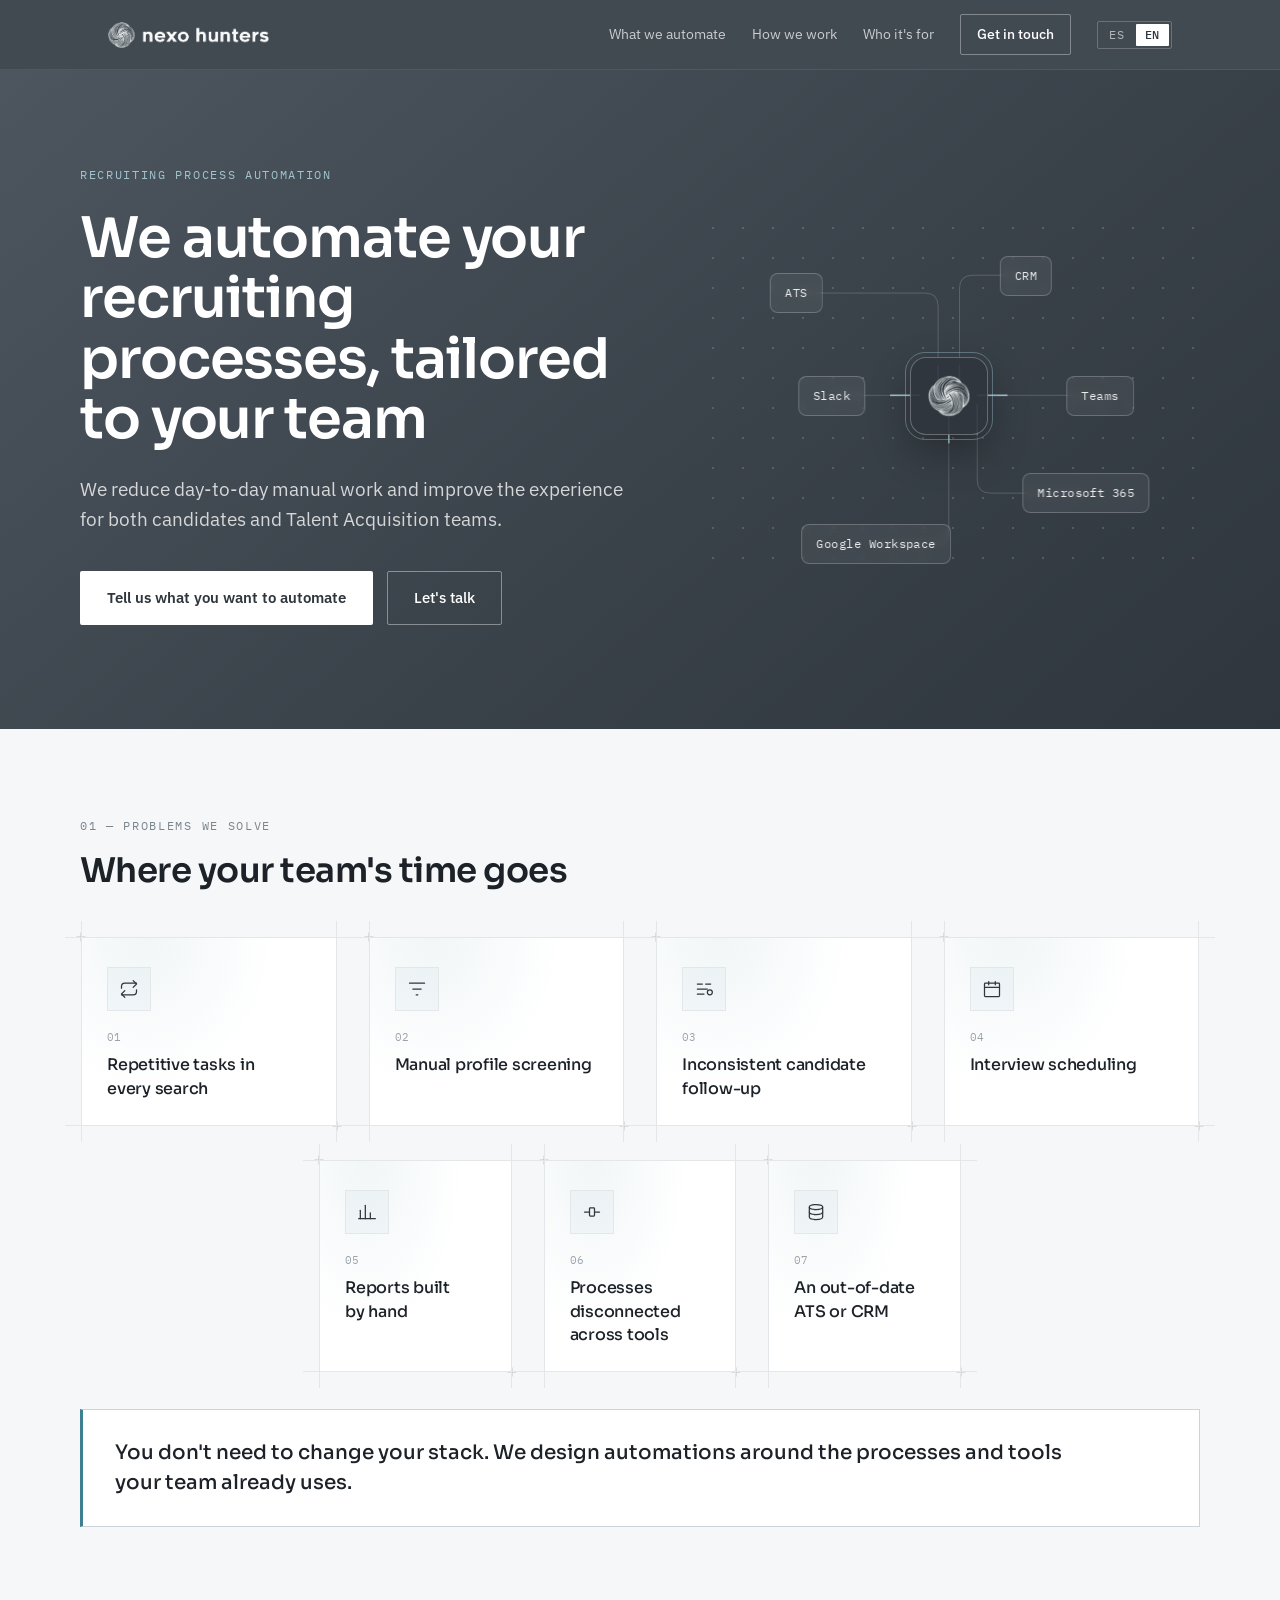
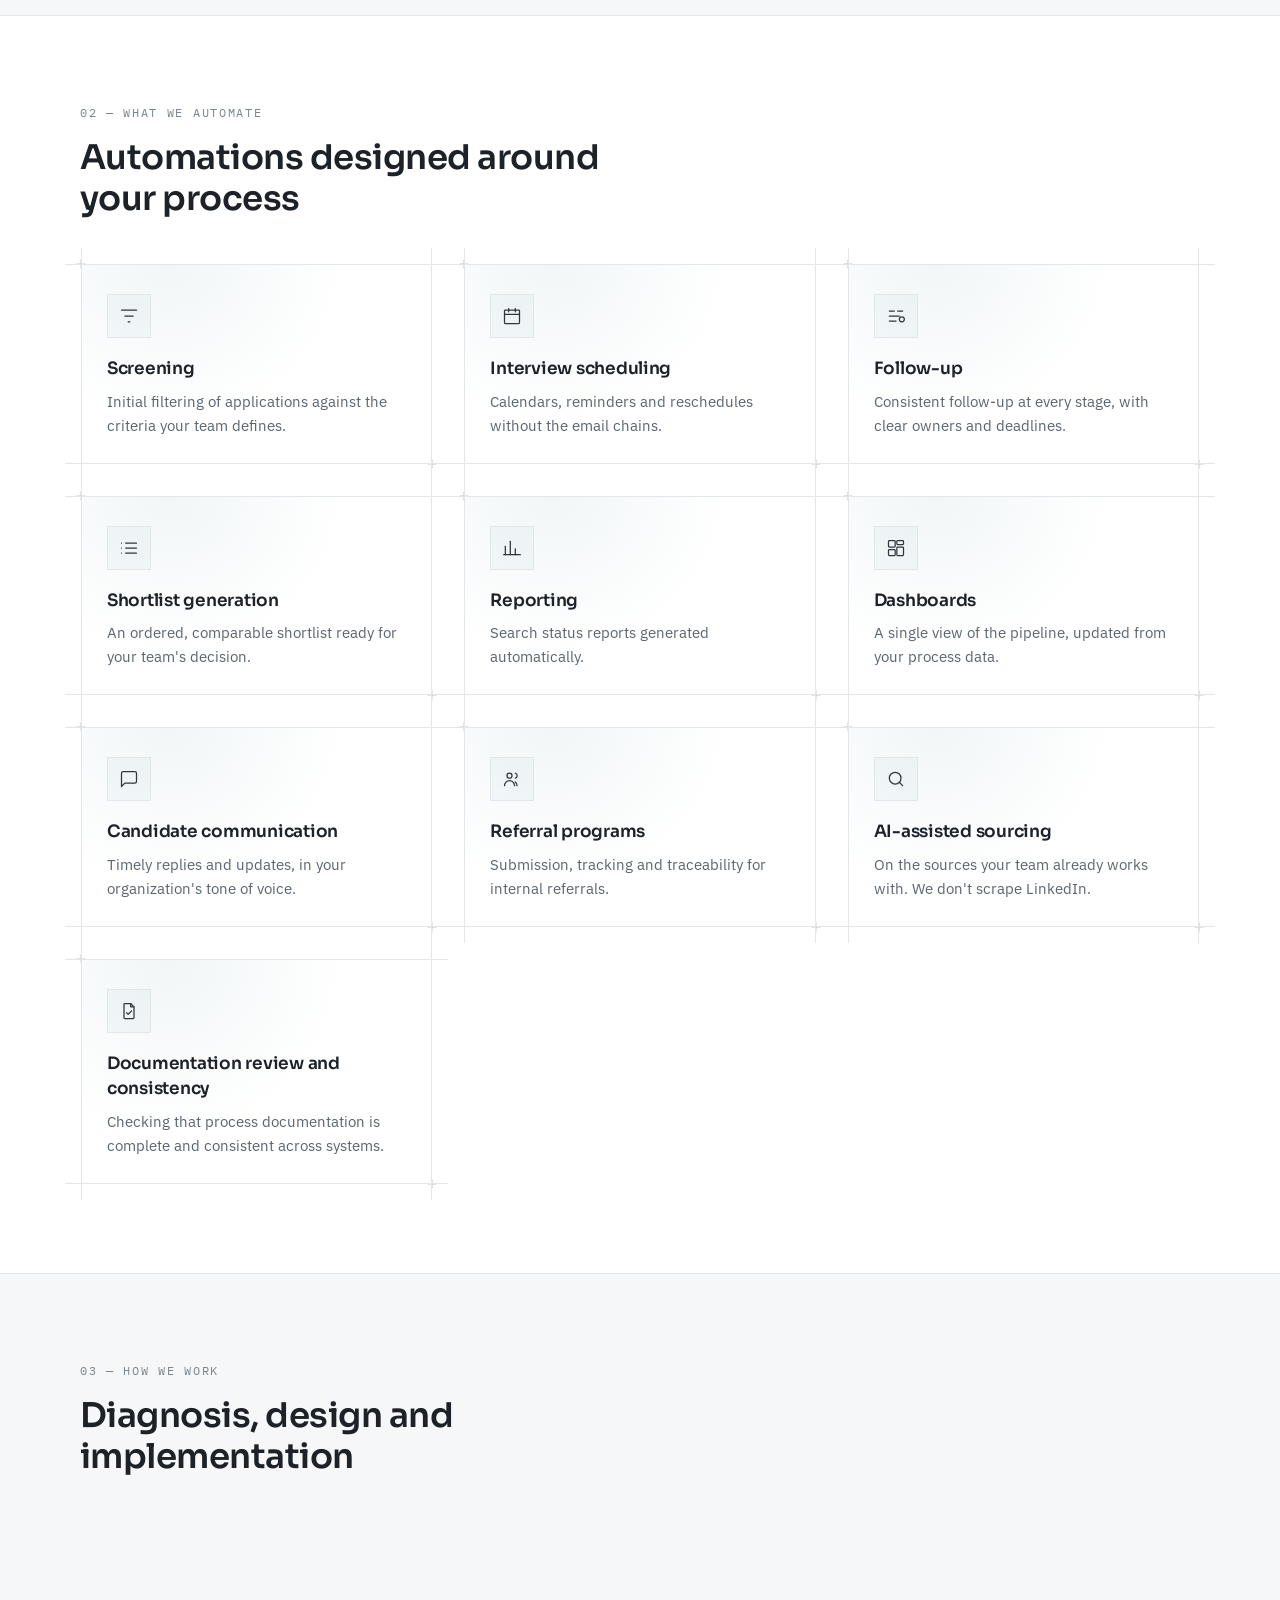
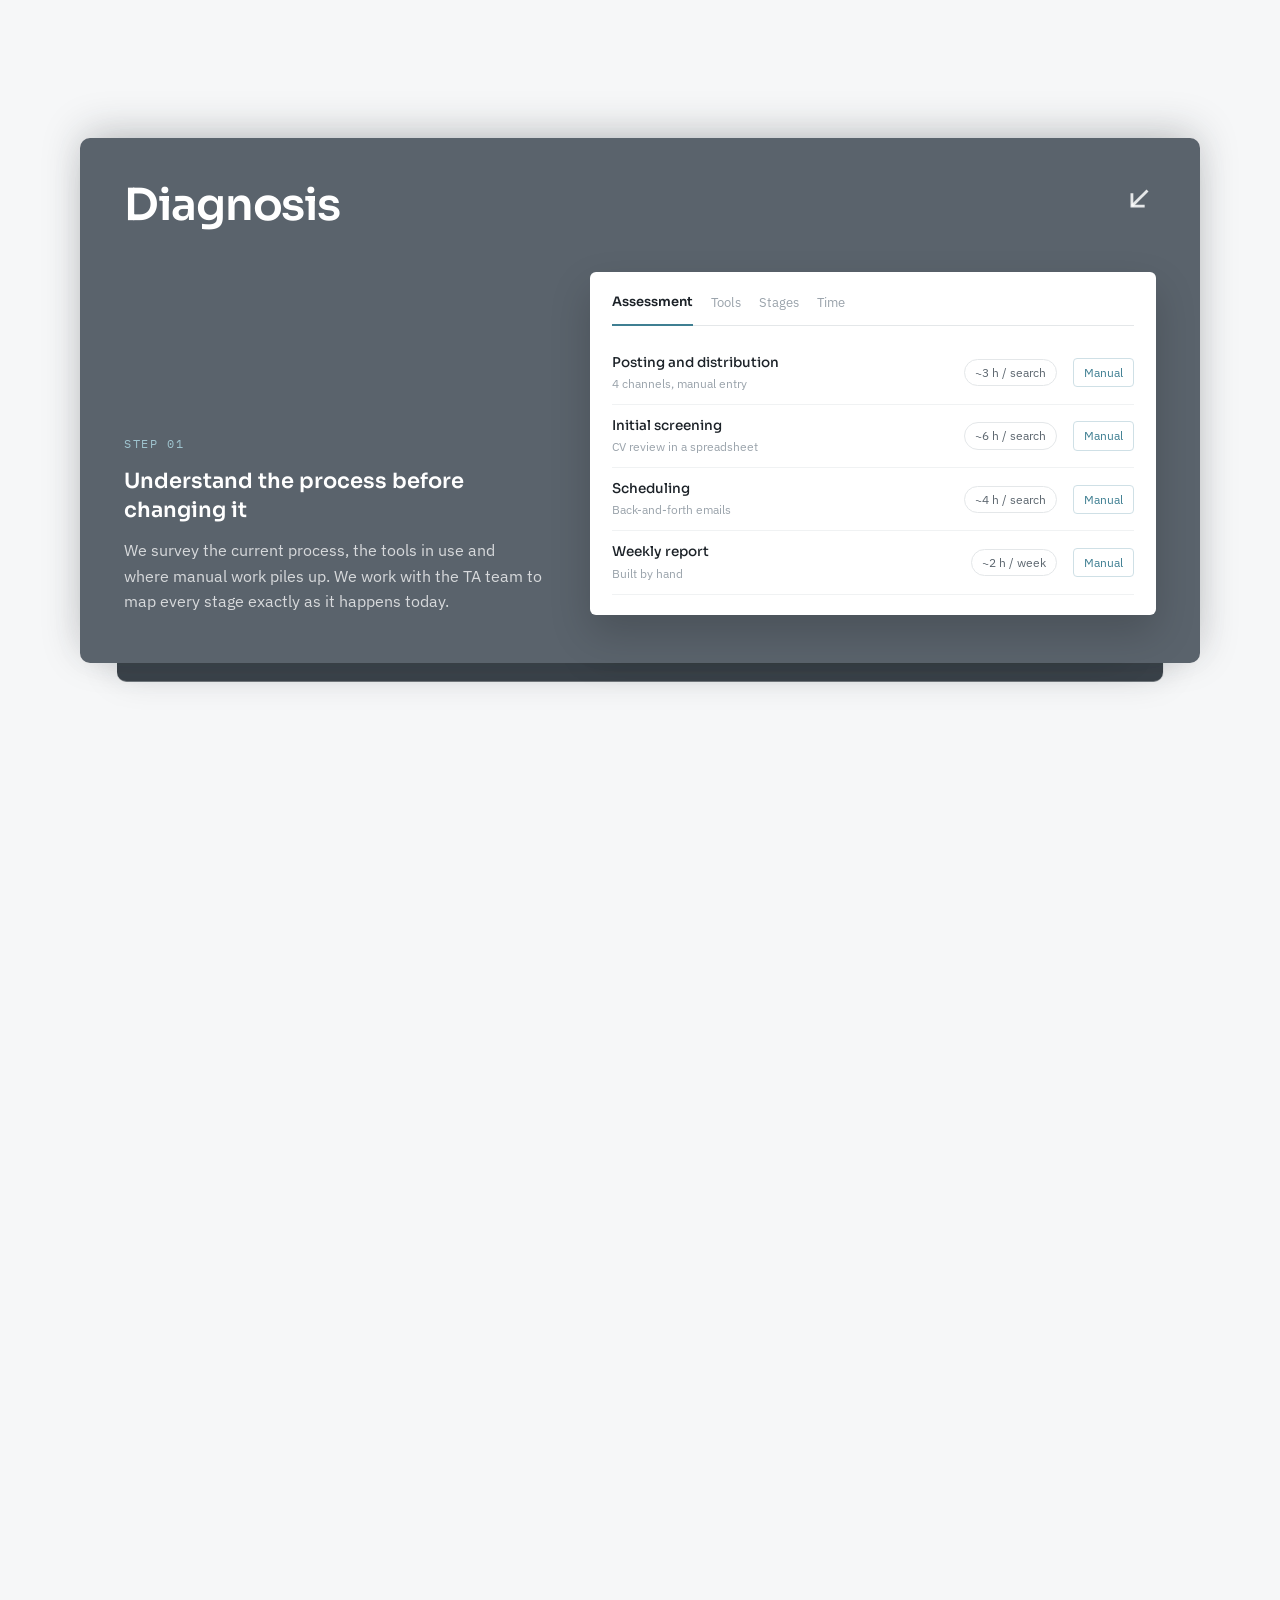
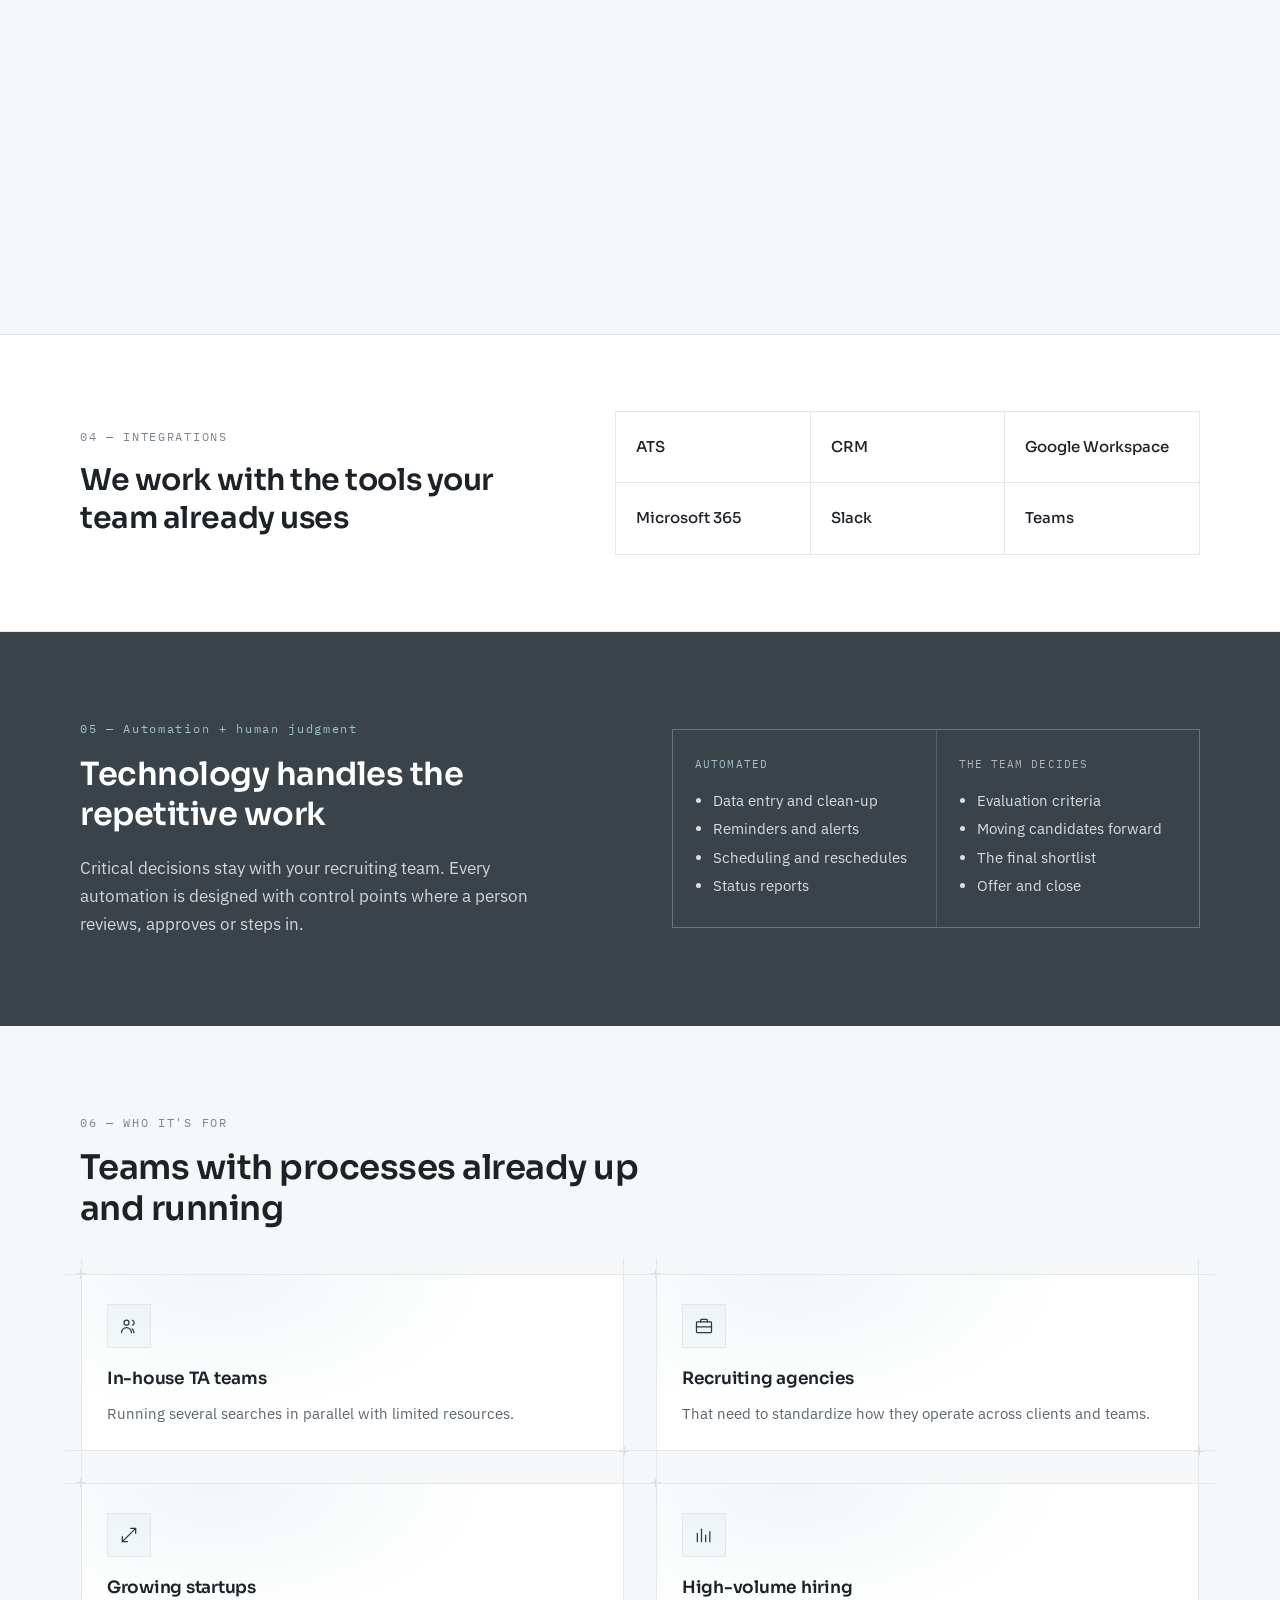
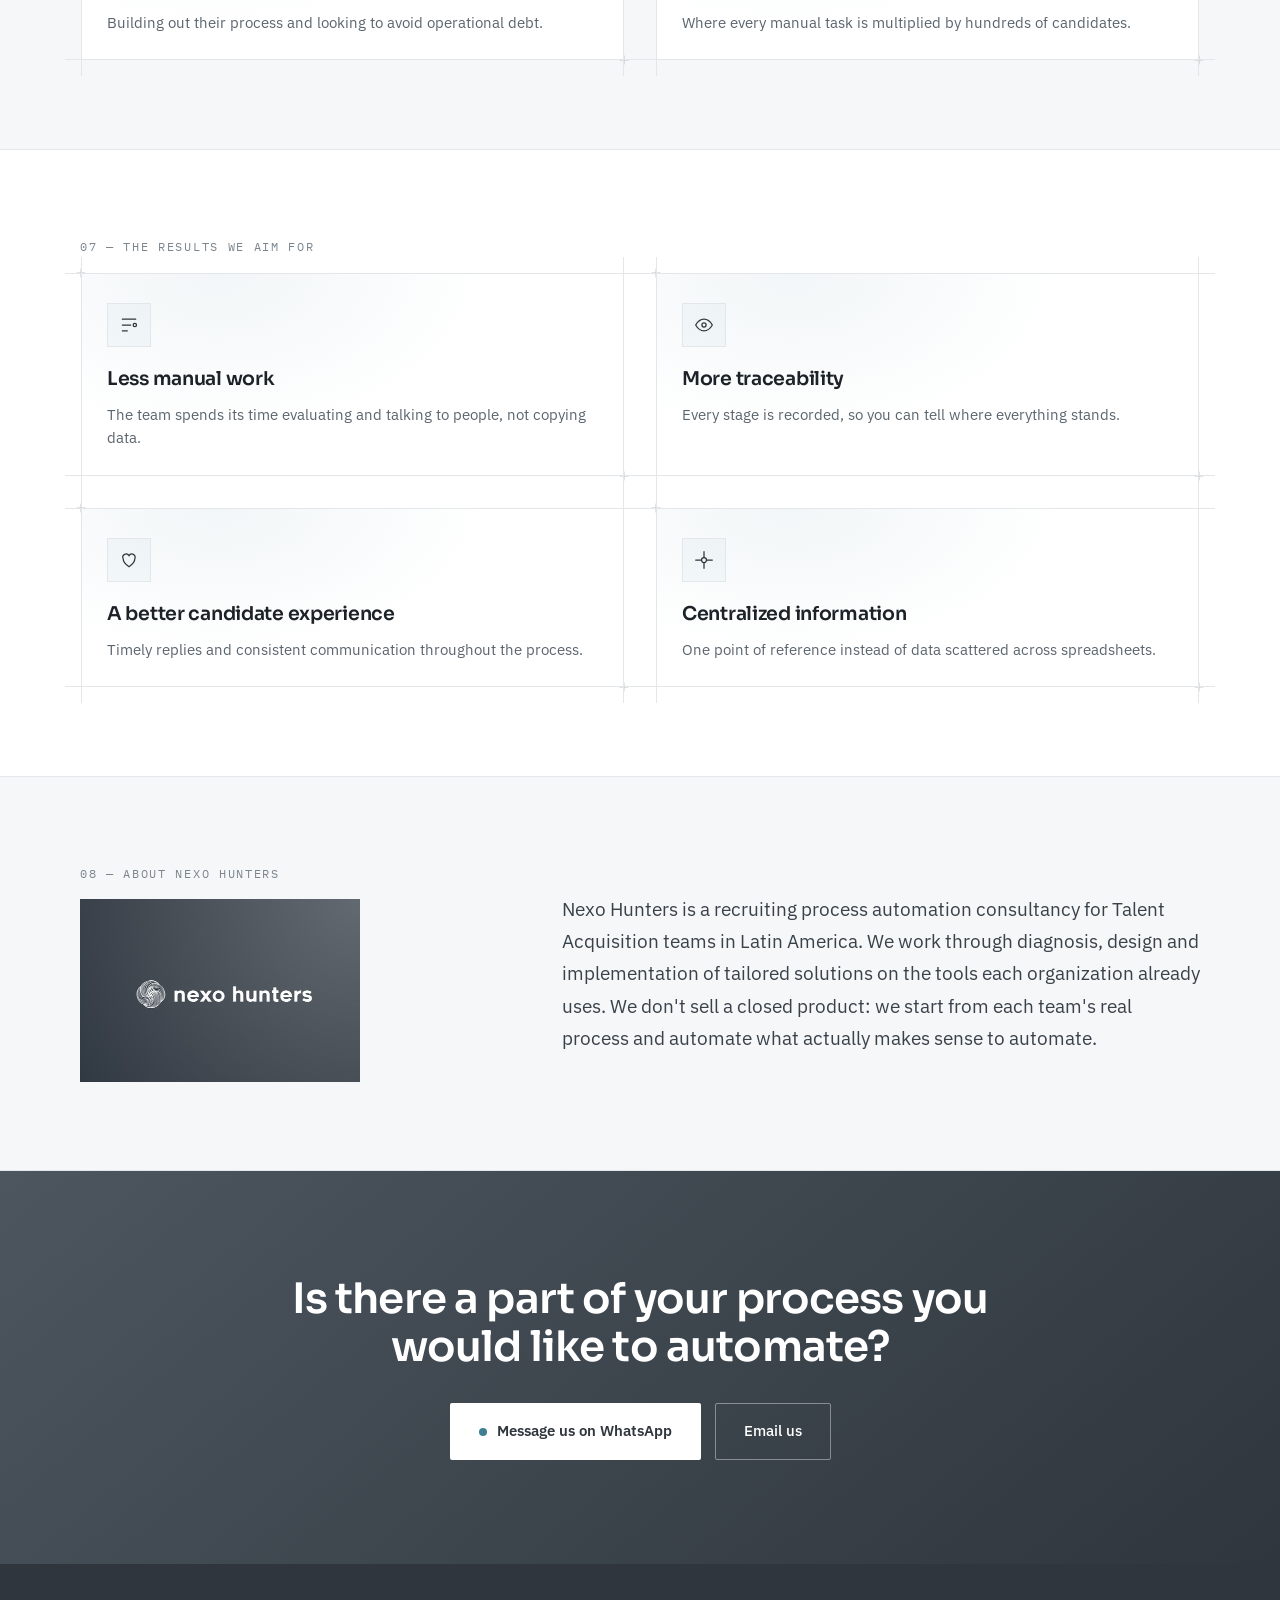
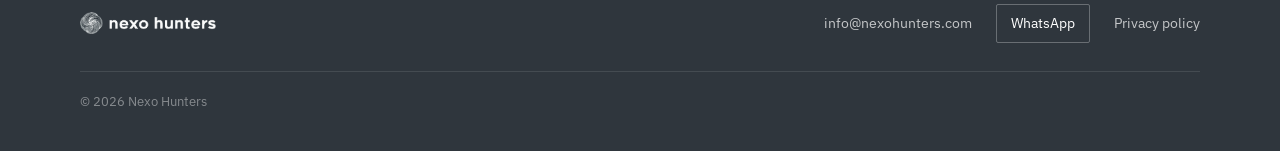
<file: index.html>
<!DOCTYPE html>
<html lang="es">
<head>
<meta charset="utf-8">
<meta name="viewport" content="width=device-width, initial-scale=1">
<title>Nexo Hunters — Automatización de procesos de recruiting</title>
<meta name="description" content="Automatizamos procesos de recruiting a medida. Reducimos las tareas manuales del día a día y mejoramos la experiencia de los candidatos y de los equipos de Talent Acquisition.">
<meta name="theme-color" content="#2f363d">
<link rel="icon" href="assets/img/favicon.ico" sizes="any">
<link rel="apple-touch-icon" href="assets/img/nexo-mark-white.png">

<meta property="og:type" content="website">
<meta property="og:title" content="Nexo Hunters — Automatización de procesos de recruiting">
<meta property="og:description" content="Diagnóstico, diseño e implementación de automatizaciones sobre las herramientas que tu equipo ya utiliza.">
<meta property="og:url" content="https://nexohunters.com/">
<meta property="og:image" content="https://nexohunters.com/assets/img/nexo-logo-card.jpg">
<meta property="og:locale" content="es_LA">
<meta property="og:locale:alternate" content="en_US">
<meta name="twitter:card" content="summary_large_image">

<link rel="canonical" href="https://nexohunters.com/">
<link rel="alternate" hreflang="es" href="https://nexohunters.com/">
<link rel="alternate" hreflang="en" href="https://nexohunters.com/en/">
<link rel="alternate" hreflang="x-default" href="https://nexohunters.com/">

<link rel="preconnect" href="https://fonts.googleapis.com">
<link rel="preconnect" href="https://fonts.gstatic.com" crossorigin>
<link href="https://fonts.googleapis.com/css2?family=Sora:wght@400;500;600;700&family=IBM+Plex+Sans:wght@400;500;600&family=IBM+Plex+Mono:wght@400;500&display=swap" rel="stylesheet">
<link rel="stylesheet" href="assets/css/styles.css">

<script>
/* Language routing. Runs before paint so there is no flash of the wrong language.
   A stored choice always wins over the browser's language. */
(function () {
  var KEY = "nx-lang", THIS = "es", OTHER = "en/";
  // Remember an explicit choice before the click navigates away.
  document.addEventListener("click", function (e) {
    var el = e.target && e.target.closest && e.target.closest("[data-lang]");
    if (el) { try { localStorage.setItem(KEY, el.getAttribute("data-lang")); } catch (err) {} }
  }, true);
  try {
    var stored = localStorage.getItem(KEY);
    if (stored) { if (stored !== THIS) location.replace(OTHER); return; }
  } catch (err) { return; }
  var tag = (navigator.languages && navigator.languages[0]) || navigator.language || "";
  if (tag && !/^es\b/i.test(tag)) location.replace(OTHER);
})();
</script>
</head>
<body>

<a class="skip-link" href="#main">Saltar al contenido</a>

<header class="site-header">
  <div class="site-header__inner">
    <a href="#" aria-label="Nexo Hunters — inicio">
      <img class="site-header__logo" src="assets/img/nexo-logo-white-trim.png" alt="Nexo Hunters" width="389" height="63">
    </a>

    <button class="nav-toggle" type="button" aria-expanded="false" aria-controls="site-nav"
            data-label-open="Abrir menú" data-label-close="Cerrar menú">
      <span class="visually-hidden">Abrir menú</span>
      <svg class="nav-toggle__open" viewBox="0 0 24 24" fill="none" stroke="currentColor" stroke-width="1.6" stroke-linecap="round" aria-hidden="true"><path d="M4 7h16"/><path d="M4 12h16"/><path d="M4 17h16"/></svg>
      <svg class="nav-toggle__close" viewBox="0 0 24 24" fill="none" stroke="currentColor" stroke-width="1.6" stroke-linecap="round" aria-hidden="true"><path d="M6 6l12 12"/><path d="M18 6L6 18"/></svg>
    </button>

    <nav class="site-nav" id="site-nav" aria-label="Principal">
      <a class="site-nav__link" href="#que-automatizamos">Qué automatizamos</a>
      <a class="site-nav__link" href="#como-trabajamos">Cómo trabajamos</a>
      <a class="site-nav__link" href="#para-quien">Para quién</a>
      <a class="site-nav__cta" href="#contacto">Contactanos</a>
      <p class="lang-switch" aria-label="Idioma">
        <span class="lang-switch__opt is-active" aria-current="true">ES</span>
        <a class="lang-switch__opt" href="en/" hreflang="en" lang="en" data-lang="en">EN</a>
      </p>
    </nav>
  </div>
</header>

<main id="main">

  <!-- ===================== Hero ===================== -->
  <section class="hero">
    <div class="hero__inner">
      <div>
        <p class="hero__eyebrow">Automatización de procesos de recruiting</p>
        <h1 class="hero__title">Automatizamos tus procesos de recruiting a medida</h1>
        <p class="hero__lead">Reducimos las tareas manuales del día a día y mejoramos la experiencia de los candidatos y de los equipos de Talent Acquisition.</p>
        <div class="btn-row">
          <a class="btn btn--solid" href="#contacto">Contanos qué querés automatizar</a>
          <a class="btn btn--ghost" href="#contacto">Hablemos</a>
        </div>
      </div>

      <div>
        <div class="diagram" role="img" aria-label="Diagrama: el núcleo de Nexo Hunters conectado con ATS, CRM, Slack, Teams, Google Workspace y Microsoft 365.">
          <div class="diagram__grid" aria-hidden="true"></div>
          <svg class="diagram__svg" viewBox="0 0 564 410" fill="none" aria-hidden="true">
            <path class="diagram__wire" d="M 270 205 V 105 Q 270 90 255 90 H 110"/>
            <path class="diagram__wire" d="M 294 205 V 85 Q 294 70 309 70 H 368"/>
            <path class="diagram__wire" d="M 250 205 H 150"/>
            <path class="diagram__wire" d="M 314 205 H 452"/>
            <path class="diagram__wire" d="M 282 225 V 355 Q 282 372 265 372 H 200"/>
            <path class="diagram__wire" d="M 314 215 V 300 Q 314 315 329 315 H 436"/>

            <path class="diagram__pulse" style="animation-delay:0s"    d="M 270 205 V 105 Q 270 90 255 90 H 110"/>
            <path class="diagram__pulse" style="animation-delay:.55s"  d="M 294 205 V 85 Q 294 70 309 70 H 368"/>
            <path class="diagram__pulse" style="animation-delay:1.1s"  d="M 250 205 H 150"/>
            <path class="diagram__pulse" style="animation-delay:1.65s" d="M 314 205 H 452"/>
            <path class="diagram__pulse" style="animation-delay:2.2s"  d="M 282 225 V 355 Q 282 372 265 372 H 200"/>
            <path class="diagram__pulse" style="animation-delay:2.75s" d="M 314 215 V 300 Q 314 315 329 315 H 436"/>
          </svg>

          <span class="diagram__chip" style="left:19.50%; top:21.95%;">ATS</span>
          <span class="diagram__chip" style="left:65.25%; top:17.07%;">CRM</span>
          <span class="diagram__chip" style="left:26.60%; top:50.00%;">Slack</span>
          <span class="diagram__chip" style="left:80.14%; top:50.00%;">Teams</span>
          <span class="diagram__chip" style="left:35.46%; top:90.73%;">Google Workspace</span>
          <span class="diagram__chip" style="left:77.30%; top:76.83%;">Microsoft 365</span>

          <div class="diagram__core">
            <img src="assets/img/nexo-mark-white.png" alt="" width="192" height="192">
            <span class="diagram__ring" aria-hidden="true"></span>
          </div>
        </div>
      </div>
    </div>
  </section>

  <!-- ===================== 01 · Problemas ===================== -->
  <section class="section">
    <div class="container">
      <p class="eyebrow">01 — Problemas que resolvemos</p>
      <h2 class="section-title section-title--narrow">Donde se pierde el tiempo del equipo</h2>

      <div class="card-grid">
        <article class="card">
          <span class="card__frame" aria-hidden="true"></span>
          <div class="card__icon"><svg viewBox="0 0 24 24" fill="none" stroke="currentColor" stroke-width="1.5" stroke-linecap="round" stroke-linejoin="round" aria-hidden="true"><path d="M17 2l4 4-4 4"/><path d="M3 11V9a4 4 0 0 1 4-4h14"/><path d="M7 22l-4-4 4-4"/><path d="M21 13v2a4 4 0 0 1-4 4H3"/></svg></div>
          <div class="card__body">
            <p class="card__num">01</p>
            <h3 class="card__label">Tareas repetitivas en cada búsqueda</h3>
          </div>
        </article>

        <article class="card">
          <span class="card__frame" aria-hidden="true"></span>
          <div class="card__icon"><svg viewBox="0 0 24 24" fill="none" stroke="currentColor" stroke-width="1.5" stroke-linecap="round" stroke-linejoin="round" aria-hidden="true"><path d="M3 5h18"/><path d="M7 12h10"/><path d="M11 19h2"/></svg></div>
          <div class="card__body">
            <p class="card__num">02</p>
            <h3 class="card__label">Screening manual de perfiles</h3>
          </div>
        </article>

        <article class="card">
          <span class="card__frame" aria-hidden="true"></span>
          <div class="card__icon"><svg viewBox="0 0 24 24" fill="none" stroke="currentColor" stroke-width="1.5" stroke-linecap="round" stroke-linejoin="round" aria-hidden="true"><path d="M4 6h6"/><path d="M14 6h6"/><path d="M4 12h12"/><path d="M4 18h8"/><circle cx="19" cy="16" r="3"/></svg></div>
          <div class="card__body">
            <p class="card__num">03</p>
            <h3 class="card__label">Seguimiento inconsistente de candidatos</h3>
          </div>
        </article>

        <article class="card">
          <span class="card__frame" aria-hidden="true"></span>
          <div class="card__icon"><svg viewBox="0 0 24 24" fill="none" stroke="currentColor" stroke-width="1.5" stroke-linecap="round" stroke-linejoin="round" aria-hidden="true"><rect x="3" y="5" width="18" height="16" rx="1"/><path d="M3 10h18"/><path d="M8 3v4"/><path d="M16 3v4"/></svg></div>
          <div class="card__body">
            <p class="card__num">04</p>
            <h3 class="card__label">Coordinación de entrevistas</h3>
          </div>
        </article>
      </div>

      <div class="card-grid card-grid--remainder">
        <article class="card">
          <span class="card__frame" aria-hidden="true"></span>
          <div class="card__icon"><svg viewBox="0 0 24 24" fill="none" stroke="currentColor" stroke-width="1.5" stroke-linecap="round" stroke-linejoin="round" aria-hidden="true"><path d="M4 20V10"/><path d="M10 20V4"/><path d="M16 20v-7"/><path d="M22 20H2"/></svg></div>
          <div class="card__body">
            <p class="card__num">05</p>
            <h3 class="card__label">Reportes armados a mano</h3>
          </div>
        </article>

        <article class="card">
          <span class="card__frame" aria-hidden="true"></span>
          <div class="card__icon"><svg viewBox="0 0 24 24" fill="none" stroke="currentColor" stroke-width="1.5" stroke-linecap="round" stroke-linejoin="round" aria-hidden="true"><path d="M3 12h6"/><path d="M15 12h6"/><rect x="9" y="7" width="6" height="10" rx="1"/></svg></div>
          <div class="card__body">
            <p class="card__num">06</p>
            <h3 class="card__label">Procesos desconectados entre herramientas</h3>
          </div>
        </article>

        <article class="card">
          <span class="card__frame" aria-hidden="true"></span>
          <div class="card__icon"><svg viewBox="0 0 24 24" fill="none" stroke="currentColor" stroke-width="1.5" stroke-linecap="round" stroke-linejoin="round" aria-hidden="true"><ellipse cx="12" cy="6" rx="8" ry="3"/><path d="M4 6v12c0 1.7 3.6 3 8 3s8-1.3 8-3V6"/><path d="M4 12c0 1.7 3.6 3 8 3s8-1.3 8-3"/></svg></div>
          <div class="card__body">
            <p class="card__num">07</p>
            <h3 class="card__label">ATS o CRM desactualizado</h3>
          </div>
        </article>
      </div>

      <div class="callout">
        <p>No necesitás cambiar tu stack. Diseñamos automatizaciones sobre los procesos y herramientas que tu equipo ya utiliza.</p>
      </div>
    </div>
  </section>

  <!-- ===================== 02 · Qué automatizamos ===================== -->
  <section class="section section--surface" id="que-automatizamos">
    <div class="container">
      <p class="eyebrow">02 — Qué automatizamos</p>
      <h2 class="section-title">Automatizaciones diseñadas sobre tu proceso</h2>

      <div class="card-grid card-grid--wide">
        <article class="card">
          <span class="card__frame" aria-hidden="true"></span>
          <div class="card__icon"><svg viewBox="0 0 24 24" fill="none" stroke="currentColor" stroke-width="1.5" stroke-linecap="round" stroke-linejoin="round" aria-hidden="true"><path d="M3 5h18"/><path d="M7 12h10"/><path d="M11 19h2"/></svg></div>
          <div class="card__body">
            <h3 class="card__title">Screening</h3>
            <p class="card__text">Filtrado inicial de postulaciones según los criterios que define el equipo.</p>
          </div>
        </article>

        <article class="card">
          <span class="card__frame" aria-hidden="true"></span>
          <div class="card__icon"><svg viewBox="0 0 24 24" fill="none" stroke="currentColor" stroke-width="1.5" stroke-linecap="round" stroke-linejoin="round" aria-hidden="true"><rect x="3" y="5" width="18" height="16" rx="1"/><path d="M3 10h18"/><path d="M8 3v4"/><path d="M16 3v4"/></svg></div>
          <div class="card__body">
            <h3 class="card__title">Coordinación de entrevistas</h3>
            <p class="card__text">Agendas, recordatorios y reprogramaciones sin cadenas de mails.</p>
          </div>
        </article>

        <article class="card">
          <span class="card__frame" aria-hidden="true"></span>
          <div class="card__icon"><svg viewBox="0 0 24 24" fill="none" stroke="currentColor" stroke-width="1.5" stroke-linecap="round" stroke-linejoin="round" aria-hidden="true"><path d="M4 6h6"/><path d="M14 6h6"/><path d="M4 12h12"/><path d="M4 18h8"/><circle cx="19" cy="16" r="3"/></svg></div>
          <div class="card__body">
            <h3 class="card__title">Follow-up</h3>
            <p class="card__text">Seguimiento consistente en cada etapa, con responsables y plazos claros.</p>
          </div>
        </article>

        <article class="card">
          <span class="card__frame" aria-hidden="true"></span>
          <div class="card__icon"><svg viewBox="0 0 24 24" fill="none" stroke="currentColor" stroke-width="1.5" stroke-linecap="round" stroke-linejoin="round" aria-hidden="true"><path d="M8 6h13"/><path d="M8 12h13"/><path d="M8 18h13"/><path d="M3 6h.01"/><path d="M3 12h.01"/><path d="M3 18h.01"/></svg></div>
          <div class="card__body">
            <h3 class="card__title">Generación de shortlist</h3>
            <p class="card__text">Preselección ordenada y comparable para la decisión del equipo.</p>
          </div>
        </article>

        <article class="card">
          <span class="card__frame" aria-hidden="true"></span>
          <div class="card__icon"><svg viewBox="0 0 24 24" fill="none" stroke="currentColor" stroke-width="1.5" stroke-linecap="round" stroke-linejoin="round" aria-hidden="true"><path d="M4 20V10"/><path d="M10 20V4"/><path d="M16 20v-7"/><path d="M22 20H2"/></svg></div>
          <div class="card__body">
            <h3 class="card__title">Reporting</h3>
            <p class="card__text">Reportes de estado de búsquedas generados de forma automática.</p>
          </div>
        </article>

        <article class="card">
          <span class="card__frame" aria-hidden="true"></span>
          <div class="card__icon"><svg viewBox="0 0 24 24" fill="none" stroke="currentColor" stroke-width="1.5" stroke-linecap="round" stroke-linejoin="round" aria-hidden="true"><rect x="3" y="3" width="8" height="8" rx="1"/><rect x="13" y="3" width="8" height="5" rx="1"/><rect x="3" y="14" width="8" height="7" rx="1"/><rect x="13" y="11" width="8" height="10" rx="1"/></svg></div>
          <div class="card__body">
            <h3 class="card__title">Dashboards</h3>
            <p class="card__text">Una vista única del pipeline, actualizada con los datos del proceso.</p>
          </div>
        </article>

        <article class="card">
          <span class="card__frame" aria-hidden="true"></span>
          <div class="card__icon"><svg viewBox="0 0 24 24" fill="none" stroke="currentColor" stroke-width="1.5" stroke-linecap="round" stroke-linejoin="round" aria-hidden="true"><path d="M21 15a2 2 0 0 1-2 2H7l-4 4V5a2 2 0 0 1 2-2h14a2 2 0 0 1 2 2z"/></svg></div>
          <div class="card__body">
            <h3 class="card__title">Comunicación con candidatos</h3>
            <p class="card__text">Respuestas y avisos en tiempo, con el tono de tu organización.</p>
          </div>
        </article>

        <article class="card">
          <span class="card__frame" aria-hidden="true"></span>
          <div class="card__icon"><svg viewBox="0 0 24 24" fill="none" stroke="currentColor" stroke-width="1.5" stroke-linecap="round" stroke-linejoin="round" aria-hidden="true"><circle cx="9" cy="8" r="3"/><path d="M3 20a6 6 0 0 1 12 0"/><path d="M16 5.1a3 3 0 0 1 0 5.8"/><path d="M18 20a6 6 0 0 0-2-4.5"/></svg></div>
          <div class="card__body">
            <h3 class="card__title">Programas de referidos</h3>
            <p class="card__text">Carga, seguimiento y trazabilidad de las referencias internas.</p>
          </div>
        </article>

        <article class="card">
          <span class="card__frame" aria-hidden="true"></span>
          <div class="card__icon"><svg viewBox="0 0 24 24" fill="none" stroke="currentColor" stroke-width="1.5" stroke-linecap="round" stroke-linejoin="round" aria-hidden="true"><circle cx="11" cy="11" r="7"/><path d="M20 20l-3.5-3.5"/></svg></div>
          <div class="card__body">
            <h3 class="card__title">Sourcing asistido por IA</h3>
            <p class="card__text">Sobre las fuentes con las que tu equipo ya trabaja. No hacemos scraping de LinkedIn.</p>
          </div>
        </article>

        <article class="card">
          <span class="card__frame" aria-hidden="true"></span>
          <div class="card__icon"><svg viewBox="0 0 24 24" fill="none" stroke="currentColor" stroke-width="1.5" stroke-linecap="round" stroke-linejoin="round" aria-hidden="true"><path d="M14 3H7a1 1 0 0 0-1 1v16a1 1 0 0 0 1 1h10a1 1 0 0 0 1-1V7z"/><path d="M14 3v4h4"/><path d="M9 14l2 2 4-4"/></svg></div>
          <div class="card__body">
            <h3 class="card__title">Revisión y consistencia de documentación</h3>
            <p class="card__text">Chequeo de que la documentación del proceso esté completa y sea coherente entre sistemas.</p>
          </div>
        </article>
      </div>
    </div>
  </section>

  <!-- ===================== 03 · Cómo trabajamos ===================== -->
  <section class="section process" id="como-trabajamos">
    <div class="container">
      <p class="eyebrow">03 — Cómo trabajamos</p>
      <h2 class="section-title">Diagnóstico, diseño e implementación</h2>

      <div class="process__stack">

        <!-- Paso 01 -->
        <article class="step step--1">
          <div class="step__head">
            <h3 class="step__title">Diagnóstico</h3>
            <svg class="step__arrow" viewBox="0 0 24 24" aria-hidden="true"><path d="M18 6 L7 17"/><path d="M7 8 V17 H16"/></svg>
          </div>
          <div class="step__grid">
            <div>
              <p class="step__kicker">PASO 01</p>
              <p class="step__lead">Entender el proceso antes de tocarlo</p>
              <p class="step__text">Relevamos el proceso actual, las herramientas en uso y dónde se acumula el trabajo manual. Trabajamos con el equipo de TA para mapear cada etapa tal como sucede hoy.</p>
            </div>
            <div class="panel" aria-hidden="true">
              <div class="panel__tabs">
                <span class="panel__tab panel__tab--active">Relevamiento</span>
                <span class="panel__tab">Herramientas</span>
                <span class="panel__tab">Etapas</span>
                <span class="panel__tab">Tiempos</span>
              </div>
              <div class="panel__row">
                <div class="panel__row-main">
                  <div class="panel__row-title">Publicación y difusión</div>
                  <div class="panel__row-sub">4 canales, carga manual</div>
                </div>
                <span class="pill">~3 h / búsqueda</span>
                <span class="tag">Manual</span>
              </div>
              <div class="panel__row">
                <div class="panel__row-main">
                  <div class="panel__row-title">Screening inicial</div>
                  <div class="panel__row-sub">Revisión de CV en planilla</div>
                </div>
                <span class="pill">~6 h / búsqueda</span>
                <span class="tag">Manual</span>
              </div>
              <div class="panel__row">
                <div class="panel__row-main">
                  <div class="panel__row-title">Coordinación</div>
                  <div class="panel__row-sub">Mails de ida y vuelta</div>
                </div>
                <span class="pill">~4 h / búsqueda</span>
                <span class="tag">Manual</span>
              </div>
              <div class="panel__row">
                <div class="panel__row-main">
                  <div class="panel__row-title">Reporte semanal</div>
                  <div class="panel__row-sub">Armado a mano</div>
                </div>
                <span class="pill">~2 h / semana</span>
                <span class="tag">Manual</span>
              </div>
            </div>
          </div>
        </article>

        <!-- Paso 02 -->
        <article class="step step--2">
          <div class="step__head">
            <h3 class="step__title">Identificación de oportunidades</h3>
            <svg class="step__arrow" viewBox="0 0 24 24" aria-hidden="true"><path d="M18 6 L7 17"/><path d="M7 8 V17 H16"/></svg>
          </div>
          <div class="step__grid">
            <div>
              <p class="step__kicker">PASO 02</p>
              <p class="step__lead">Priorizar qué conviene automatizar</p>
              <p class="step__text">Ordenamos las oportunidades por impacto y esfuerzo. Definimos con el equipo qué se automatiza primero, qué queda para después y qué conviene dejar como está.</p>
            </div>
            <div class="panel" aria-hidden="true">
              <div class="panel__tabs">
                <span class="panel__tab panel__tab--active">Oportunidades</span>
                <span class="panel__tab">Impacto</span>
                <span class="panel__tab">Esfuerzo</span>
              </div>
              <div class="meter">
                <div class="meter__head"><span>Screening inicial</span><span class="meter__value">88%</span></div>
                <div class="meter__track"><div class="meter__fill" style="width:88%"></div></div>
              </div>
              <div class="meter">
                <div class="meter__head"><span>Coordinación de entrevistas</span><span class="meter__value">74%</span></div>
                <div class="meter__track"><div class="meter__fill" style="width:74%"></div></div>
              </div>
              <div class="meter">
                <div class="meter__head"><span>Reporting</span><span class="meter__value">61%</span></div>
                <div class="meter__track"><div class="meter__fill meter__fill--mid" style="width:61%"></div></div>
              </div>
              <div class="meter">
                <div class="meter__head"><span>Programa de referidos</span><span class="meter__value">38%</span></div>
                <div class="meter__track"><div class="meter__fill meter__fill--low" style="width:38%"></div></div>
              </div>
            </div>
          </div>
        </article>

        <!-- Paso 03 -->
        <article class="step step--3">
          <div class="step__head">
            <h3 class="step__title">Diseño de solución</h3>
            <svg class="step__arrow" viewBox="0 0 24 24" aria-hidden="true"><path d="M18 6 L7 17"/><path d="M7 8 V17 H16"/></svg>
          </div>
          <div class="step__grid">
            <div>
              <p class="step__kicker">PASO 03</p>
              <p class="step__lead">Reglas claras y puntos de control</p>
              <p class="step__text">Definimos el flujo, los criterios y los momentos en los que una persona revisa o aprueba. La solución se diseña sobre el proceso real, no sobre un modelo genérico.</p>
            </div>
            <div class="panel" aria-hidden="true">
              <div class="panel__tabs">
                <span class="panel__tab panel__tab--active">Flujo propuesto</span>
                <span class="panel__tab">Reglas</span>
                <span class="panel__tab">Puntos de control</span>
              </div>
              <div class="flow">
                <span class="flow__node">Postulación</span>
                <span class="flow__link"></span>
                <span class="flow__node flow__node--active">Screening</span>
                <span class="flow__link"></span>
                <span class="flow__node">Shortlist</span>
              </div>
              <div class="panel__row">
                <div class="panel__row-main">
                  <div class="panel__row-title">Regla 01</div>
                  <div class="panel__row-sub">Criterios definidos con el equipo</div>
                </div>
                <span class="pill">Automático</span>
              </div>
              <div class="panel__row">
                <div class="panel__row-main">
                  <div class="panel__row-title">Control humano</div>
                  <div class="panel__row-sub">Revisión antes de avanzar</div>
                </div>
                <span class="pill">Manual</span>
                <span class="tag">Aprueba TA</span>
              </div>
            </div>
          </div>
        </article>

        <!-- Paso 04 -->
        <article class="step step--4">
          <div class="step__head">
            <h3 class="step__title">Implementación</h3>
            <svg class="step__arrow" viewBox="0 0 24 24" aria-hidden="true"><path d="M18 6 L7 17"/><path d="M7 8 V17 H16"/></svg>
          </div>
          <div class="step__grid">
            <div>
              <p class="step__kicker">PASO 04</p>
              <p class="step__lead">Sobre las herramientas que ya usan</p>
              <p class="step__text">Conectamos el ATS, el CRM y las herramientas de comunicación del equipo, ponemos el flujo en producción y acompañamos la puesta en marcha.</p>
            </div>
            <div class="panel" aria-hidden="true">
              <div class="panel__tabs">
                <span class="panel__tab panel__tab--active">Implementación</span>
                <span class="panel__tab">Conexiones</span>
                <span class="panel__tab">Estado</span>
              </div>
              <div class="panel__row">
                <div class="panel__row-main">
                  <div class="panel__row-title">ATS</div>
                  <div class="panel__row-sub">Sincronización de candidatos</div>
                </div>
                <span class="pill">Conectado</span>
                <span class="tag">Activo</span>
              </div>
              <div class="panel__row">
                <div class="panel__row-main">
                  <div class="panel__row-title">Google Workspace</div>
                  <div class="panel__row-sub">Agenda y notificaciones</div>
                </div>
                <span class="pill">Conectado</span>
                <span class="tag">Activo</span>
              </div>
              <div class="panel__row">
                <div class="panel__row-main">
                  <div class="panel__row-title">Slack</div>
                  <div class="panel__row-sub">Avisos al equipo</div>
                </div>
                <span class="pill">Conectado</span>
                <span class="tag">Activo</span>
              </div>
              <div class="panel__row">
                <div class="panel__row-main">
                  <div class="panel__row-title">CRM</div>
                  <div class="panel__row-sub">Base de talento</div>
                </div>
                <span class="pill">En pruebas</span>
                <span class="tag">Piloto</span>
              </div>
            </div>
          </div>
        </article>

        <!-- Paso 05 -->
        <article class="step step--5">
          <div class="step__head">
            <h3 class="step__title">Optimización</h3>
            <svg class="step__arrow" viewBox="0 0 24 24" aria-hidden="true"><path d="M18 6 L7 17"/><path d="M7 8 V17 H16"/></svg>
          </div>
          <div class="step__grid">
            <div>
              <p class="step__kicker">PASO 05</p>
              <p class="step__lead">Ajustar con el proceso en marcha</p>
              <p class="step__text">Medimos cómo funciona, ajustamos criterios y sumamos mejoras de forma incremental. El proceso sigue evolucionando con el equipo.</p>
            </div>
            <div class="panel" aria-hidden="true">
              <div class="panel__tabs">
                <span class="panel__tab panel__tab--active">Optimización</span>
                <span class="panel__tab">Ciclo actual</span>
              </div>
              <div class="check"><span class="check__dot"></span>Flujo en producción</div>
              <div class="check"><span class="check__dot"></span>Ajuste de criterios de screening</div>
              <div class="check"><span class="check__dot"></span>Nuevos reportes por búsqueda</div>
              <div class="check check--todo"><span class="check__dot"></span>Siguiente iteración: referidos</div>
              <div class="panel__note">Revisión mensual con el equipo de TA.</div>
            </div>
          </div>
        </article>

      </div>
    </div>
  </section>

  <!-- ===================== 04 · Integraciones ===================== -->
  <section class="section section--surface section--tight">
    <div class="split">
      <div>
        <p class="eyebrow">04 — Integraciones</p>
        <h2 class="split__title">Trabajamos con las herramientas que tu equipo ya utiliza</h2>
      </div>
      <ul class="tool-grid">
        <li class="tool-grid__item">ATS</li>
        <li class="tool-grid__item">CRM</li>
        <li class="tool-grid__item">Google Workspace</li>
        <li class="tool-grid__item">Microsoft 365</li>
        <li class="tool-grid__item">Slack</li>
        <li class="tool-grid__item">Teams</li>
      </ul>
    </div>
  </section>

  <!-- ===================== 05 · Automatización + humano ===================== -->
  <section class="band">
    <div class="band__inner">
      <div>
        <p class="eyebrow eyebrow--light">05 — Automatización + intervención humana</p>
        <h2 class="band__title">La tecnología se encarga de lo repetitivo</h2>
        <p class="band__text">Las decisiones críticas siguen en manos del equipo de recruiting. Cada automatización se diseña con puntos de control donde una persona revisa, aprueba o interviene.</p>
      </div>
      <div class="duo">
        <div class="duo__col">
          <p class="duo__head">AUTOMATIZADO</p>
          <ul class="duo__list">
            <li>Carga y orden de datos</li>
            <li>Recordatorios y avisos</li>
            <li>Agendas y reprogramaciones</li>
            <li>Reportes de estado</li>
          </ul>
        </div>
        <div class="duo__col">
          <p class="duo__head duo__head--muted">DECIDE EL EQUIPO</p>
          <ul class="duo__list">
            <li>Criterios de evaluación</li>
            <li>Avance de candidatos</li>
            <li>Shortlist final</li>
            <li>Oferta y cierre</li>
          </ul>
        </div>
      </div>
    </div>
  </section>

  <!-- ===================== 06 · Para quién ===================== -->
  <section class="section" id="para-quien">
    <div class="container">
      <p class="eyebrow">06 — Para quién sirve</p>
      <h2 class="section-title">Equipos con procesos que ya están en marcha</h2>

      <div class="card-grid card-grid--half">
        <article class="card">
          <span class="card__frame" aria-hidden="true"></span>
          <div class="card__icon"><svg viewBox="0 0 24 24" fill="none" stroke="currentColor" stroke-width="1.5" stroke-linecap="round" stroke-linejoin="round" aria-hidden="true"><circle cx="9" cy="8" r="3"/><path d="M3 20a6 6 0 0 1 12 0"/><path d="M16 5.1a3 3 0 0 1 0 5.8"/><path d="M18 20a6 6 0 0 0-2-4.5"/></svg></div>
          <div class="card__body">
            <h3 class="card__title card__title--gap">Equipos de TA interno</h3>
            <p class="card__text card__text--sm">Que sostienen varias búsquedas en paralelo con recursos acotados.</p>
          </div>
        </article>

        <article class="card">
          <span class="card__frame" aria-hidden="true"></span>
          <div class="card__icon"><svg viewBox="0 0 24 24" fill="none" stroke="currentColor" stroke-width="1.5" stroke-linecap="round" stroke-linejoin="round" aria-hidden="true"><rect x="3" y="7" width="18" height="13" rx="1"/><path d="M8 7V5a1 1 0 0 1 1-1h6a1 1 0 0 1 1 1v2"/><path d="M3 13h18"/></svg></div>
          <div class="card__body">
            <h3 class="card__title card__title--gap">Consultoras de recruiting</h3>
            <p class="card__text card__text--sm">Que necesitan estandarizar la operación entre clientes y equipos.</p>
          </div>
        </article>

        <article class="card">
          <span class="card__frame" aria-hidden="true"></span>
          <div class="card__icon"><svg viewBox="0 0 24 24" fill="none" stroke="currentColor" stroke-width="1.5" stroke-linecap="round" stroke-linejoin="round" aria-hidden="true"><path d="M4 20L20 4"/><path d="M14 4h6v6"/><path d="M4 14v6h6"/></svg></div>
          <div class="card__body">
            <h3 class="card__title card__title--gap">Startups en crecimiento</h3>
            <p class="card__text card__text--sm">Que están armando su proceso y quieren evitar deuda operativa.</p>
          </div>
        </article>

        <article class="card">
          <span class="card__frame" aria-hidden="true"></span>
          <div class="card__icon"><svg viewBox="0 0 24 24" fill="none" stroke="currentColor" stroke-width="1.5" stroke-linecap="round" stroke-linejoin="round" aria-hidden="true"><path d="M4 20V10"/><path d="M9 20V5"/><path d="M14 20v-8"/><path d="M19 20V8"/></svg></div>
          <div class="card__body">
            <h3 class="card__title card__title--gap">Alto volumen de contratación</h3>
            <p class="card__text card__text--sm">Donde cada tarea manual se multiplica por cientos de candidatos.</p>
          </div>
        </article>
      </div>
    </div>
  </section>

  <!-- ===================== 07 · Resultados ===================== -->
  <section class="section section--surface">
    <div class="container">
      <p class="eyebrow">07 — Resultados que buscamos generar</p>

      <div class="card-grid card-grid--half">
        <article class="card">
          <span class="card__frame" aria-hidden="true"></span>
          <div class="card__icon"><svg viewBox="0 0 24 24" fill="none" stroke="currentColor" stroke-width="1.5" stroke-linecap="round" stroke-linejoin="round" aria-hidden="true"><path d="M4 5h16"/><path d="M4 12h10"/><path d="M4 19h6"/><circle cx="19" cy="12" r="2"/></svg></div>
          <div class="card__body">
            <h3 class="card__title card__title--lg">Menos tareas manuales</h3>
            <p class="card__text card__text--sm">El equipo dedica su tiempo a evaluar y conversar, no a copiar datos.</p>
          </div>
        </article>

        <article class="card">
          <span class="card__frame" aria-hidden="true"></span>
          <div class="card__icon"><svg viewBox="0 0 24 24" fill="none" stroke="currentColor" stroke-width="1.5" stroke-linecap="round" stroke-linejoin="round" aria-hidden="true"><path d="M2 12s4-7 10-7 10 7 10 7-4 7-10 7-10-7-10-7z"/><circle cx="12" cy="12" r="2.5"/></svg></div>
          <div class="card__body">
            <h3 class="card__title card__title--lg">Más trazabilidad</h3>
            <p class="card__text card__text--sm">Cada etapa queda registrada y es posible saber en qué estado está todo.</p>
          </div>
        </article>

        <article class="card">
          <span class="card__frame" aria-hidden="true"></span>
          <div class="card__icon"><svg viewBox="0 0 24 24" fill="none" stroke="currentColor" stroke-width="1.5" stroke-linecap="round" stroke-linejoin="round" aria-hidden="true"><path d="M12 20s-7-4.6-7-9.5A3.9 3.9 0 0 1 12 7a3.9 3.9 0 0 1 7 3.5C19 15.4 12 20 12 20z"/></svg></div>
          <div class="card__body">
            <h3 class="card__title card__title--lg">Mejor experiencia del candidato</h3>
            <p class="card__text card__text--sm">Respuestas en tiempo y comunicación consistente durante el proceso.</p>
          </div>
        </article>

        <article class="card">
          <span class="card__frame" aria-hidden="true"></span>
          <div class="card__icon"><svg viewBox="0 0 24 24" fill="none" stroke="currentColor" stroke-width="1.5" stroke-linecap="round" stroke-linejoin="round" aria-hidden="true"><circle cx="12" cy="12" r="3"/><path d="M12 2v7"/><path d="M12 15v7"/><path d="M2 12h7"/><path d="M15 12h7"/></svg></div>
          <div class="card__body">
            <h3 class="card__title card__title--lg">Información centralizada</h3>
            <p class="card__text card__text--sm">Un solo lugar de referencia en vez de datos repartidos entre planillas.</p>
          </div>
        </article>
      </div>
    </div>
  </section>

  <!-- ===================== 08 · Sobre ===================== -->
  <section class="section">
    <div class="about">
      <div>
        <p class="eyebrow">08 — Sobre Nexo Hunters</p>
        <img class="about__logo" src="assets/img/nexo-logo-card.jpg" alt="Nexo Hunters" width="560" height="365" loading="lazy" decoding="async">
      </div>
      <p class="about__text">Nexo Hunters es una consultora de automatización de procesos de recruiting para equipos de Talent Acquisition en Latinoamérica. Trabajamos con diagnóstico, diseño e implementación de soluciones a medida sobre las herramientas que cada organización ya utiliza. No vendemos un producto cerrado: partimos del proceso real de cada equipo y automatizamos lo que tiene sentido automatizar.</p>
    </div>
  </section>

  <!-- ===================== Contacto ===================== -->
  <section class="cta" id="contacto">
    <div class="cta__inner">
      <h2 class="cta__title">¿Hay una parte de tu proceso que te gustaría automatizar?</h2>
      <div class="btn-row btn-row--center">
        <a class="btn btn--solid btn--lg" href="https://wa.me/5491132096054" target="_blank" rel="noopener">
          <span class="btn__dot" aria-hidden="true"></span>Escribinos por WhatsApp
        </a>
        <a class="btn btn--ghost btn--lg" href="mailto:info@nexohunters.com?subject=Consulta%20desde%20el%20sitio">Escribinos por mail</a>
      </div>
    </div>
  </section>

</main>

<footer class="site-footer">
  <div class="site-footer__inner">
    <img class="site-footer__logo" src="assets/img/nexo-logo-white-trim.png" alt="Nexo Hunters" width="389" height="63">
    <div class="site-footer__links">
      <a class="site-footer__link" href="mailto:info@nexohunters.com">info@nexohunters.com</a>
      <a class="site-footer__wa" href="https://wa.me/5491132096054" target="_blank" rel="noopener">WhatsApp</a>
      <a class="site-footer__link" href="#privacidad">Política de privacidad</a>
    </div>
  </div>
  <div class="site-footer__legal">© 2026 Nexo Hunters</div>
</footer>

<script src="assets/js/main.js" defer></script>
</body>
</html>
</file>
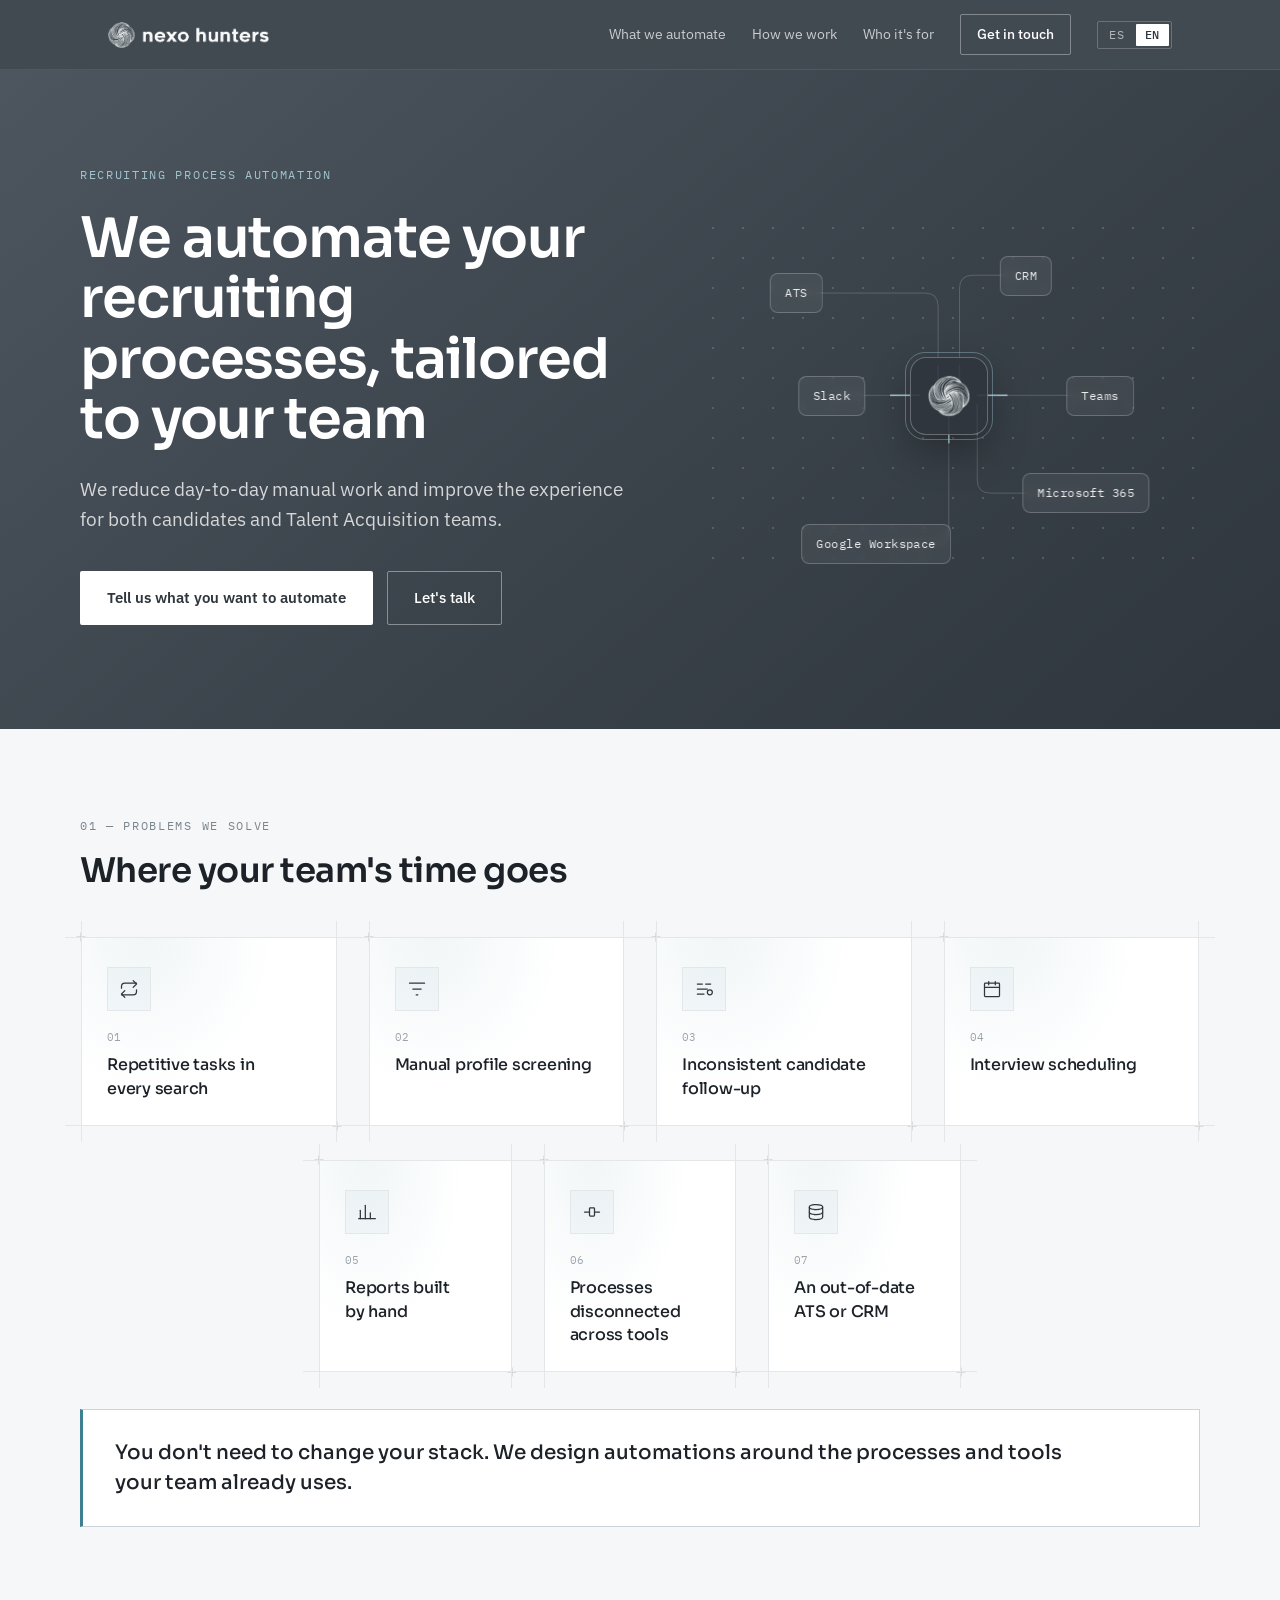
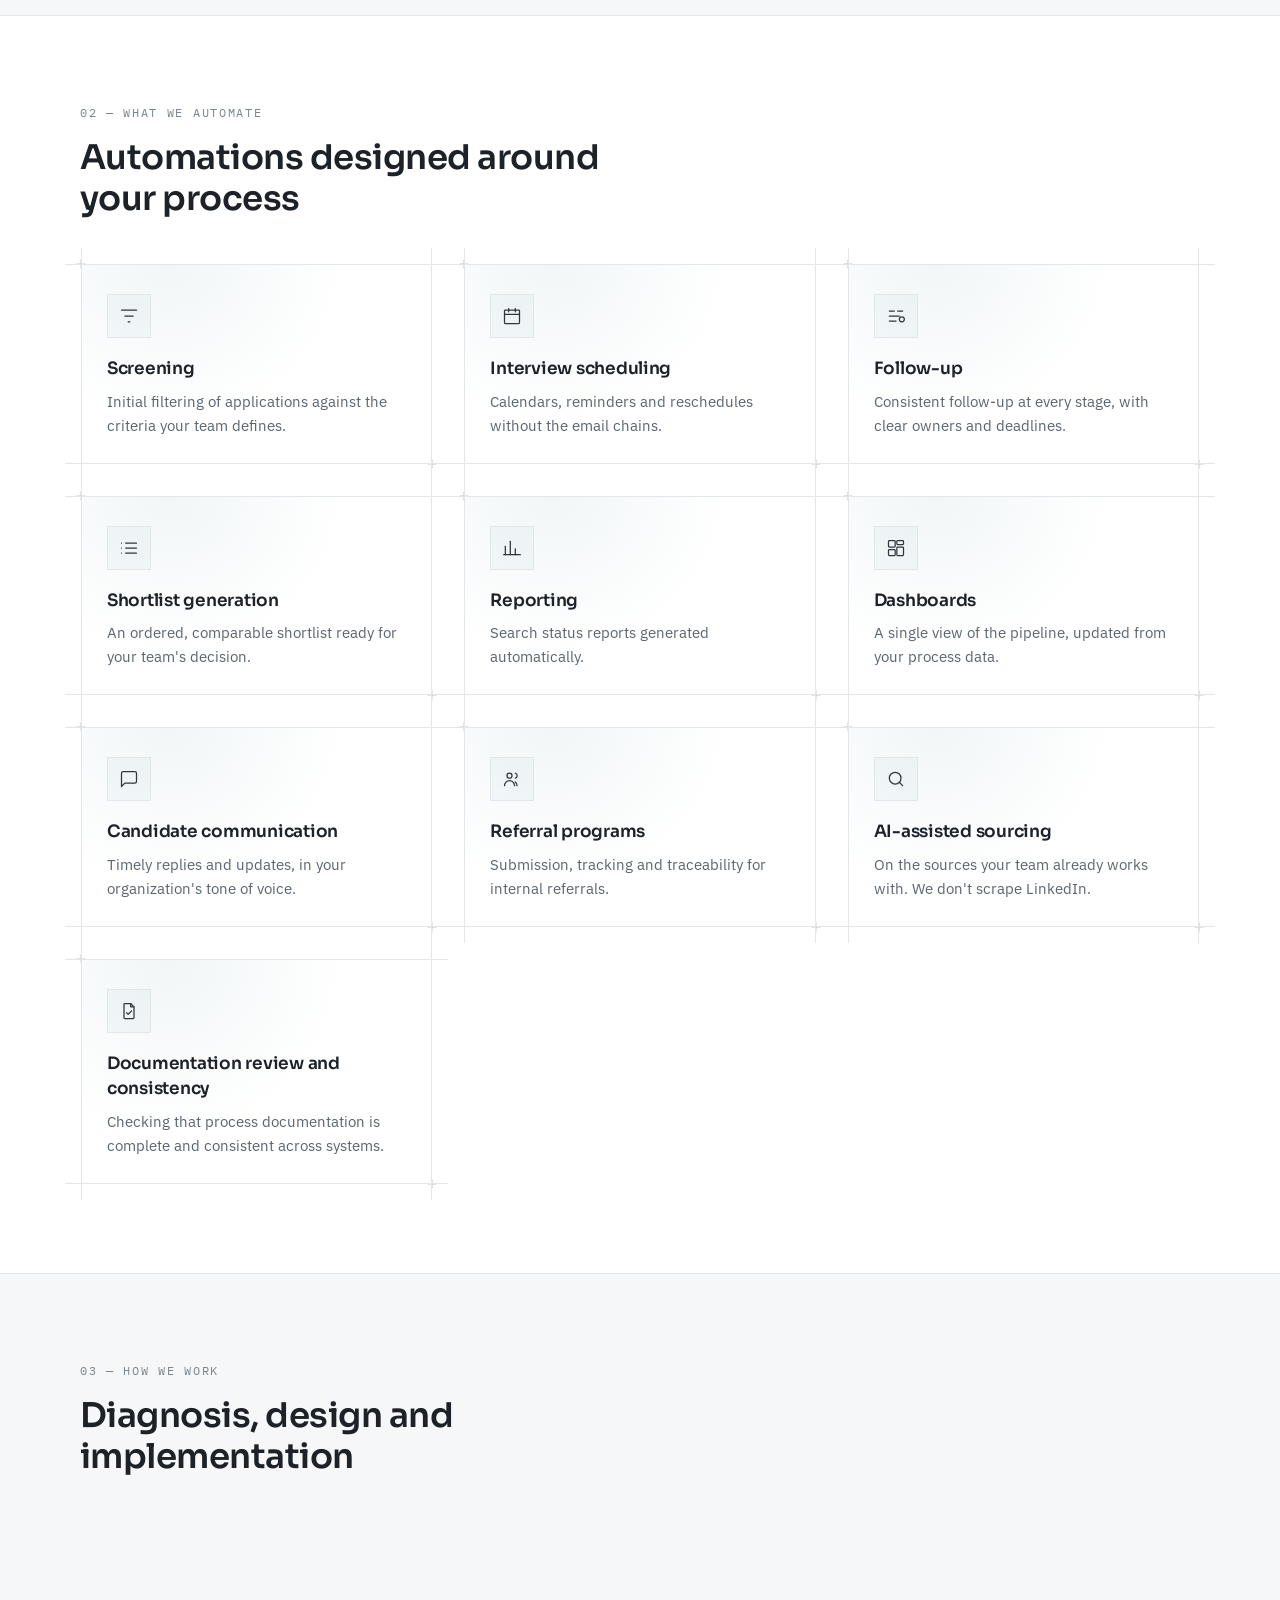
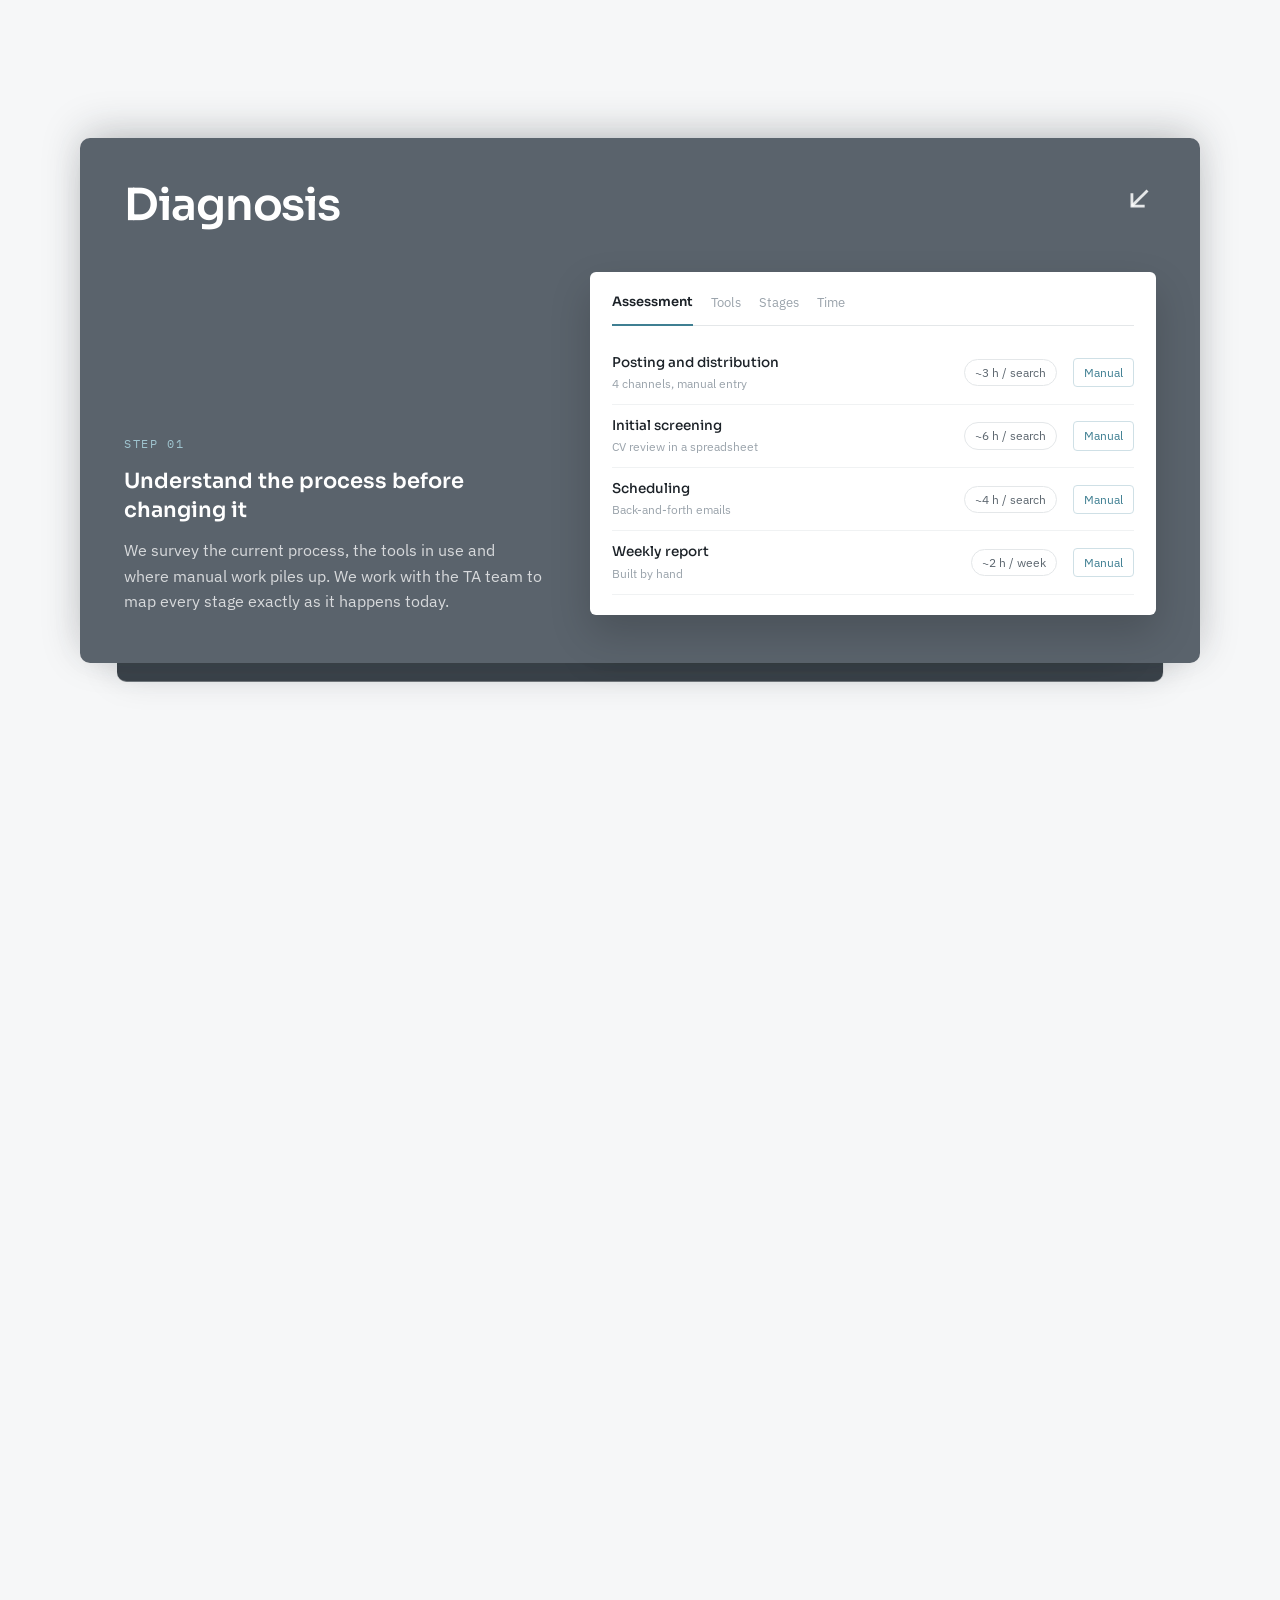
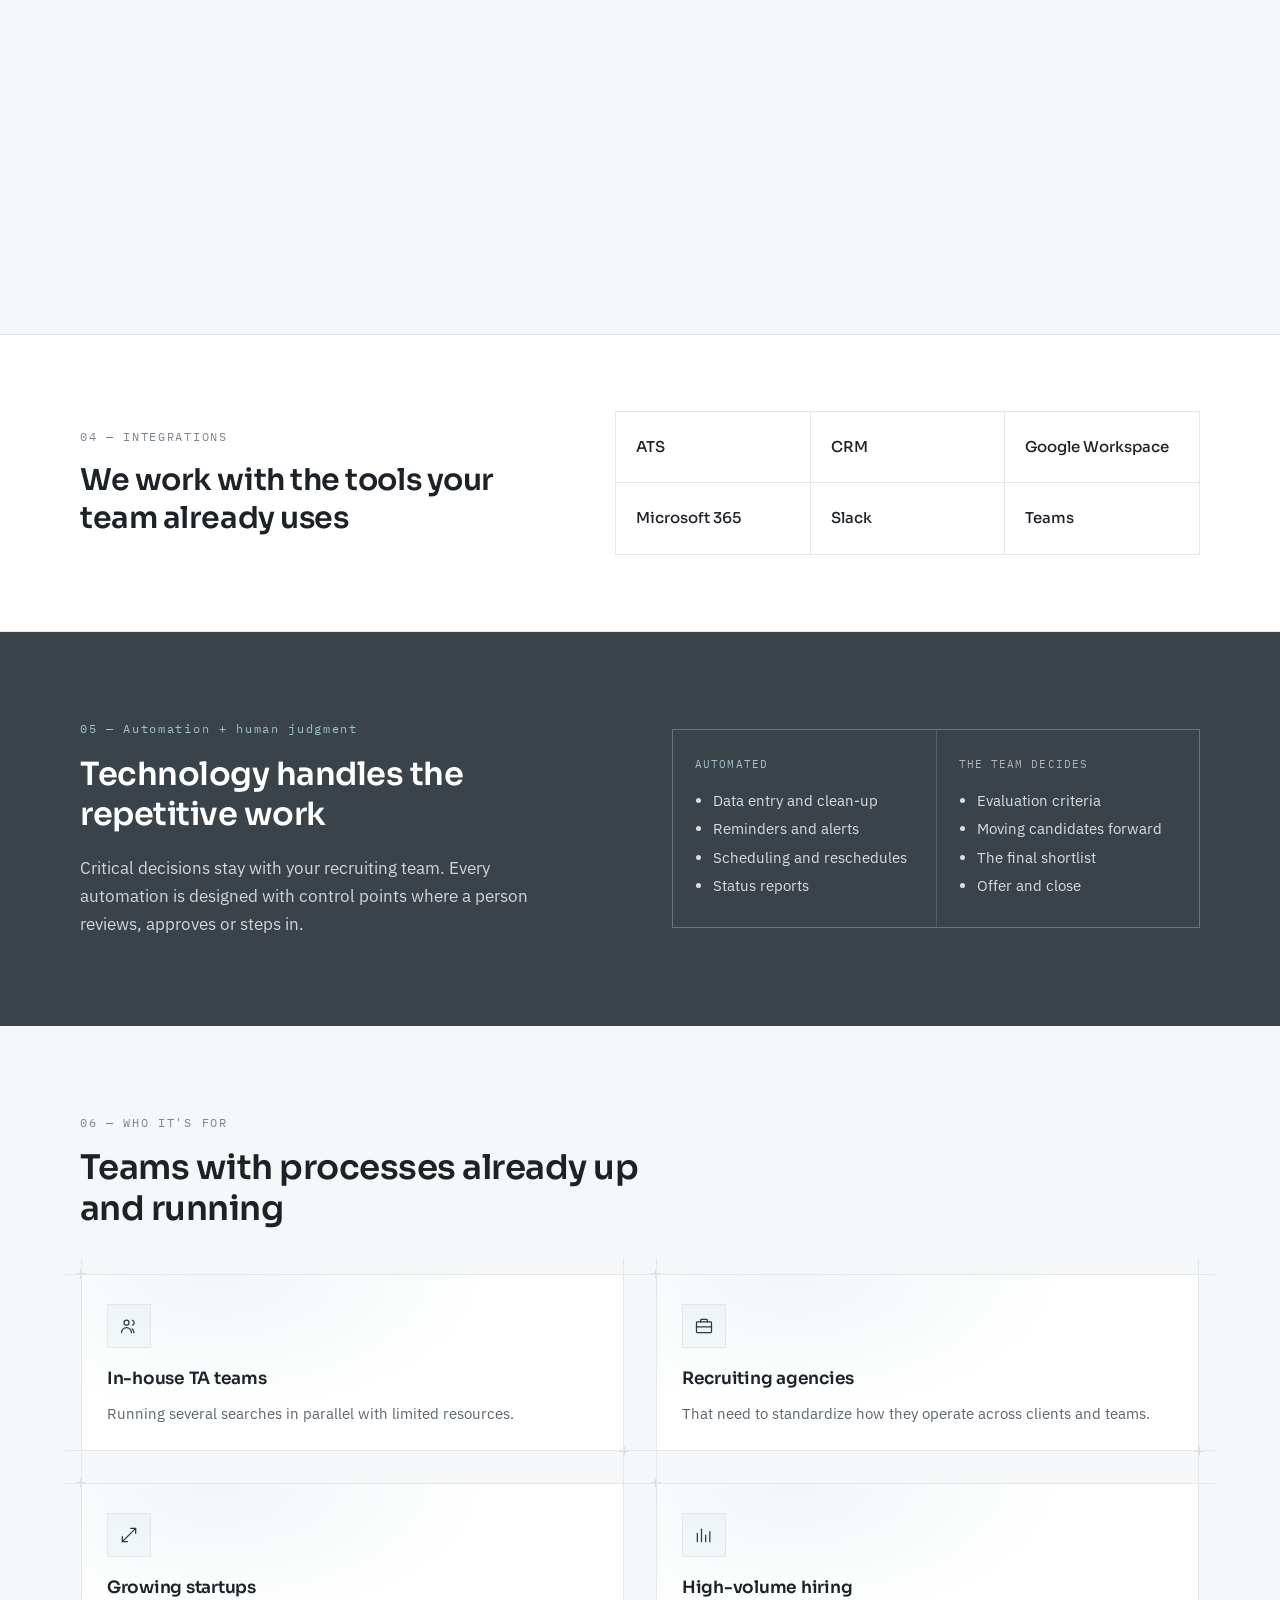
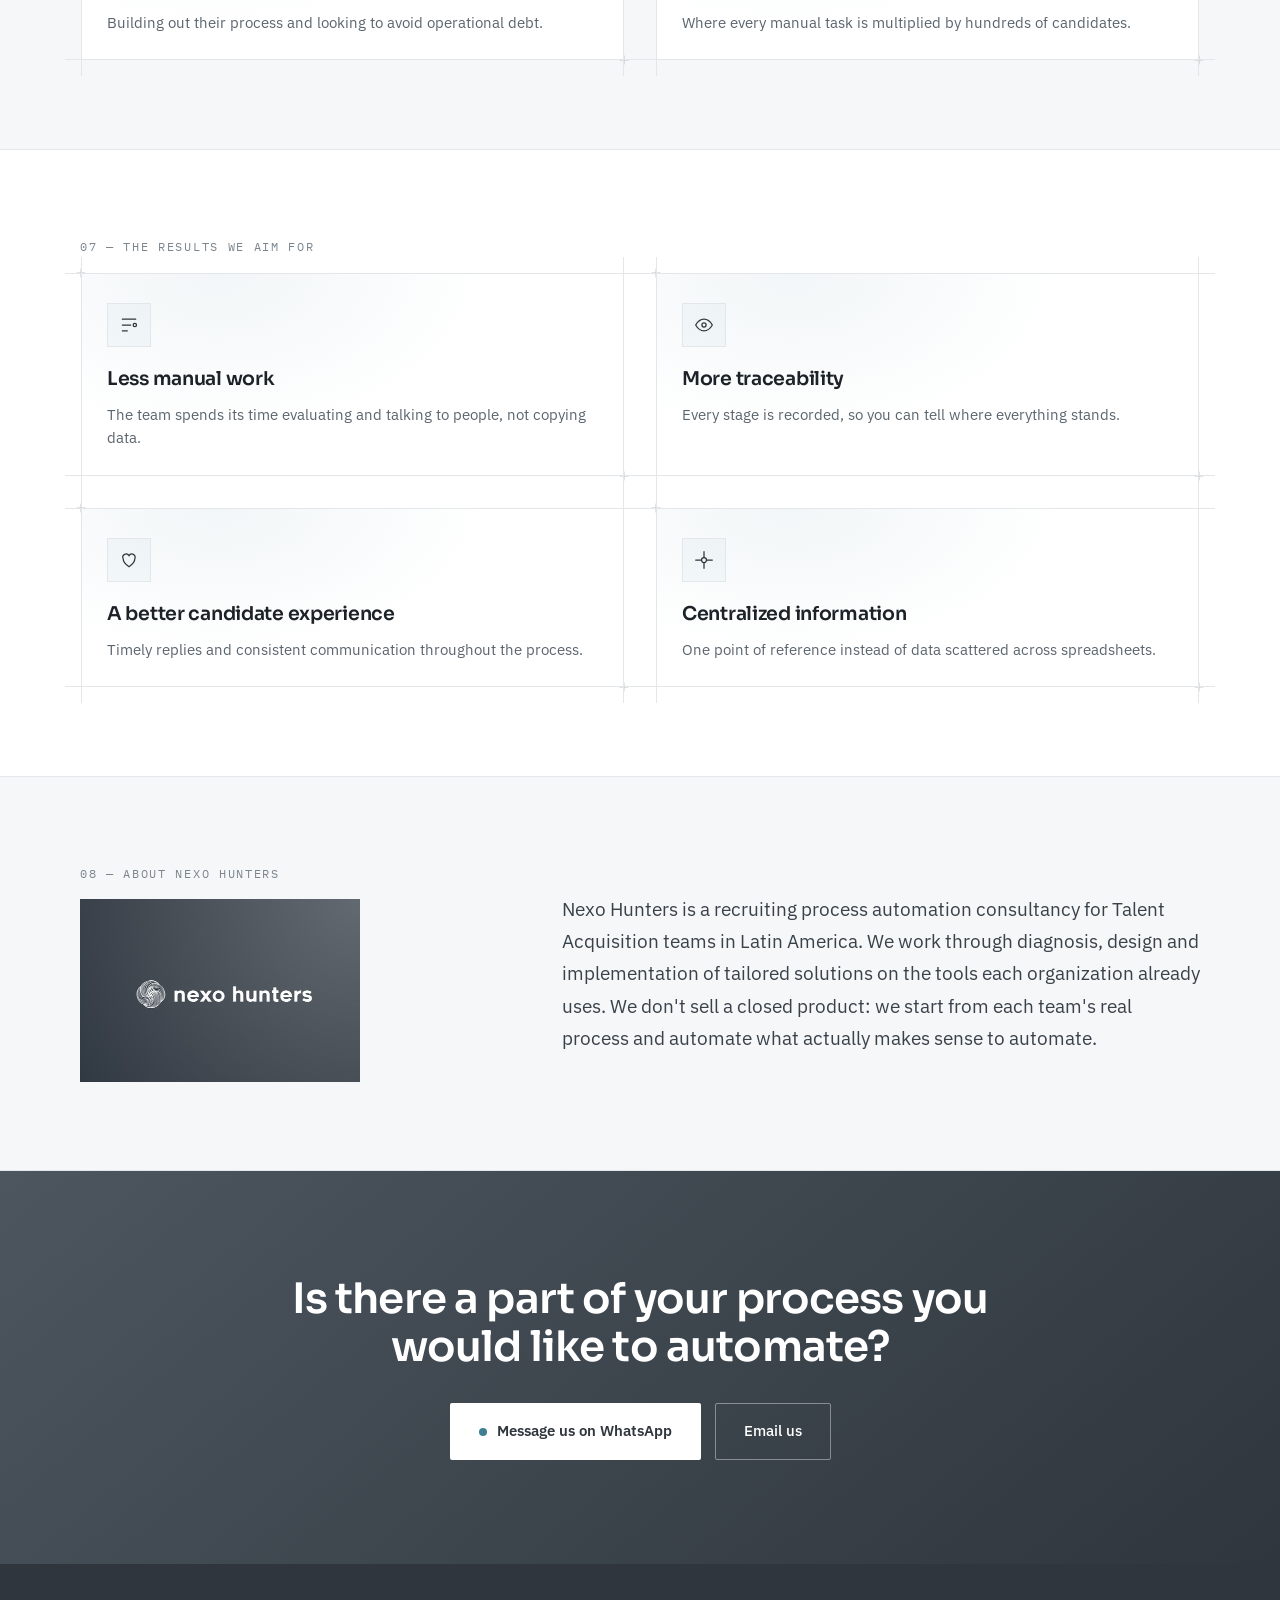
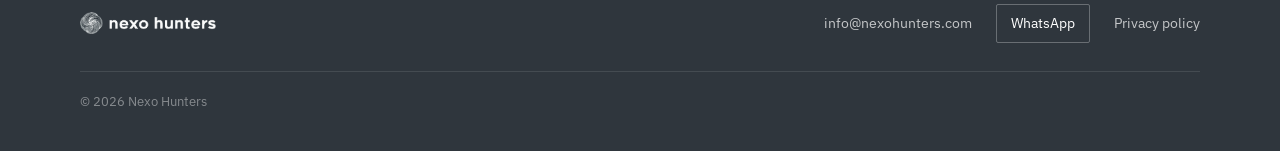
<file: en/index.html>
<!DOCTYPE html>
<html lang="en">
<head>
<meta charset="utf-8">
<meta name="viewport" content="width=device-width, initial-scale=1">
<title>Nexo Hunters — Recruiting process automation</title>
<meta name="description" content="We automate recruiting processes to fit your team. We reduce day-to-day manual work and improve the experience for candidates and Talent Acquisition teams.">
<meta name="theme-color" content="#2f363d">
<link rel="icon" href="../assets/img/favicon.ico" sizes="any">
<link rel="apple-touch-icon" href="../assets/img/nexo-mark-white.png">

<meta property="og:type" content="website">
<meta property="og:title" content="Nexo Hunters — Recruiting process automation">
<meta property="og:description" content="Diagnosis, design and implementation of automations on the tools your team already uses.">
<meta property="og:url" content="https://nexohunters.com/en/">
<meta property="og:image" content="https://nexohunters.com/assets/img/nexo-logo-card.jpg">
<meta property="og:locale" content="en_US">
<meta property="og:locale:alternate" content="es_LA">
<meta name="twitter:card" content="summary_large_image">

<link rel="canonical" href="https://nexohunters.com/en/">
<link rel="alternate" hreflang="es" href="https://nexohunters.com/">
<link rel="alternate" hreflang="en" href="https://nexohunters.com/en/">
<link rel="alternate" hreflang="x-default" href="https://nexohunters.com/">

<link rel="preconnect" href="https://fonts.googleapis.com">
<link rel="preconnect" href="https://fonts.gstatic.com" crossorigin>
<link href="https://fonts.googleapis.com/css2?family=Sora:wght@400;500;600;700&family=IBM+Plex+Sans:wght@400;500;600&family=IBM+Plex+Mono:wght@400;500&display=swap" rel="stylesheet">
<link rel="stylesheet" href="../assets/css/styles.css">

<script>
/* Language routing. Runs before paint so there is no flash of the wrong language.
   A stored choice always wins over the browser's language. */
(function () {
  var KEY = "nx-lang", THIS = "en", OTHER = "../";
  // Remember an explicit choice before the click navigates away.
  document.addEventListener("click", function (e) {
    var el = e.target && e.target.closest && e.target.closest("[data-lang]");
    if (el) { try { localStorage.setItem(KEY, el.getAttribute("data-lang")); } catch (err) {} }
  }, true);
  try {
    var stored = localStorage.getItem(KEY);
    if (stored) { if (stored !== THIS) location.replace(OTHER); return; }
  } catch (err) { return; }
  var tag = (navigator.languages && navigator.languages[0]) || navigator.language || "";
  if (/^es\b/i.test(tag)) location.replace(OTHER);
})();
</script>
</head>
<body>

<a class="skip-link" href="#main">Skip to content</a>

<header class="site-header">
  <div class="site-header__inner">
    <a href="#" aria-label="Nexo Hunters — home">
      <img class="site-header__logo" src="../assets/img/nexo-logo-white-trim.png" alt="Nexo Hunters" width="389" height="63">
    </a>

    <button class="nav-toggle" type="button" aria-expanded="false" aria-controls="site-nav"
            data-label-open="Open menu" data-label-close="Close menu">
      <span class="visually-hidden">Open menu</span>
      <svg class="nav-toggle__open" viewBox="0 0 24 24" fill="none" stroke="currentColor" stroke-width="1.6" stroke-linecap="round" aria-hidden="true"><path d="M4 7h16"/><path d="M4 12h16"/><path d="M4 17h16"/></svg>
      <svg class="nav-toggle__close" viewBox="0 0 24 24" fill="none" stroke="currentColor" stroke-width="1.6" stroke-linecap="round" aria-hidden="true"><path d="M6 6l12 12"/><path d="M18 6L6 18"/></svg>
    </button>

    <nav class="site-nav" id="site-nav" aria-label="Main">
      <a class="site-nav__link" href="#what-we-automate">What we automate</a>
      <a class="site-nav__link" href="#how-we-work">How we work</a>
      <a class="site-nav__link" href="#who-its-for">Who it's for</a>
      <a class="site-nav__cta" href="#contact">Get in touch</a>
      <p class="lang-switch" aria-label="Language">
        <a class="lang-switch__opt" href="../" hreflang="es" lang="es" data-lang="es">ES</a>
        <span class="lang-switch__opt is-active" aria-current="true">EN</span>
      </p>
    </nav>
  </div>
</header>

<main id="main">

  <!-- ===================== Hero ===================== -->
  <section class="hero">
    <div class="hero__inner">
      <div>
        <p class="hero__eyebrow">Recruiting process automation</p>
        <h1 class="hero__title">We automate your recruiting processes, tailored to your team</h1>
        <p class="hero__lead">We reduce day-to-day manual work and improve the experience for both candidates and Talent Acquisition teams.</p>
        <div class="btn-row">
          <a class="btn btn--solid" href="#contact">Tell us what you want to automate</a>
          <a class="btn btn--ghost" href="#contact">Let's talk</a>
        </div>
      </div>

      <div>
        <div class="diagram" role="img" aria-label="Diagram: the Nexo Hunters core connected to ATS, CRM, Slack, Teams, Google Workspace and Microsoft 365.">
          <div class="diagram__grid" aria-hidden="true"></div>
          <svg class="diagram__svg" viewBox="0 0 564 410" fill="none" aria-hidden="true">
            <path class="diagram__wire" d="M 270 205 V 105 Q 270 90 255 90 H 110"/>
            <path class="diagram__wire" d="M 294 205 V 85 Q 294 70 309 70 H 368"/>
            <path class="diagram__wire" d="M 250 205 H 150"/>
            <path class="diagram__wire" d="M 314 205 H 452"/>
            <path class="diagram__wire" d="M 282 225 V 355 Q 282 372 265 372 H 200"/>
            <path class="diagram__wire" d="M 314 215 V 300 Q 314 315 329 315 H 436"/>

            <path class="diagram__pulse" style="animation-delay:0s"    d="M 270 205 V 105 Q 270 90 255 90 H 110"/>
            <path class="diagram__pulse" style="animation-delay:.55s"  d="M 294 205 V 85 Q 294 70 309 70 H 368"/>
            <path class="diagram__pulse" style="animation-delay:1.1s"  d="M 250 205 H 150"/>
            <path class="diagram__pulse" style="animation-delay:1.65s" d="M 314 205 H 452"/>
            <path class="diagram__pulse" style="animation-delay:2.2s"  d="M 282 225 V 355 Q 282 372 265 372 H 200"/>
            <path class="diagram__pulse" style="animation-delay:2.75s" d="M 314 215 V 300 Q 314 315 329 315 H 436"/>
          </svg>

          <span class="diagram__chip" style="left:19.50%; top:21.95%;">ATS</span>
          <span class="diagram__chip" style="left:65.25%; top:17.07%;">CRM</span>
          <span class="diagram__chip" style="left:26.60%; top:50.00%;">Slack</span>
          <span class="diagram__chip" style="left:80.14%; top:50.00%;">Teams</span>
          <span class="diagram__chip" style="left:35.46%; top:90.73%;">Google Workspace</span>
          <span class="diagram__chip" style="left:77.30%; top:76.83%;">Microsoft 365</span>

          <div class="diagram__core">
            <img src="../assets/img/nexo-mark-white.png" alt="" width="192" height="192">
            <span class="diagram__ring" aria-hidden="true"></span>
          </div>
        </div>
      </div>
    </div>
  </section>

  <!-- ===================== 01 · Problems ===================== -->
  <section class="section">
    <div class="container">
      <p class="eyebrow">01 — Problems we solve</p>
      <h2 class="section-title section-title--narrow">Where your team's time goes</h2>

      <div class="card-grid">
        <article class="card">
          <span class="card__frame" aria-hidden="true"></span>
          <div class="card__icon"><svg viewBox="0 0 24 24" fill="none" stroke="currentColor" stroke-width="1.5" stroke-linecap="round" stroke-linejoin="round" aria-hidden="true"><path d="M17 2l4 4-4 4"/><path d="M3 11V9a4 4 0 0 1 4-4h14"/><path d="M7 22l-4-4 4-4"/><path d="M21 13v2a4 4 0 0 1-4 4H3"/></svg></div>
          <div class="card__body">
            <p class="card__num">01</p>
            <h3 class="card__label">Repetitive tasks in every search</h3>
          </div>
        </article>

        <article class="card">
          <span class="card__frame" aria-hidden="true"></span>
          <div class="card__icon"><svg viewBox="0 0 24 24" fill="none" stroke="currentColor" stroke-width="1.5" stroke-linecap="round" stroke-linejoin="round" aria-hidden="true"><path d="M3 5h18"/><path d="M7 12h10"/><path d="M11 19h2"/></svg></div>
          <div class="card__body">
            <p class="card__num">02</p>
            <h3 class="card__label">Manual profile screening</h3>
          </div>
        </article>

        <article class="card">
          <span class="card__frame" aria-hidden="true"></span>
          <div class="card__icon"><svg viewBox="0 0 24 24" fill="none" stroke="currentColor" stroke-width="1.5" stroke-linecap="round" stroke-linejoin="round" aria-hidden="true"><path d="M4 6h6"/><path d="M14 6h6"/><path d="M4 12h12"/><path d="M4 18h8"/><circle cx="19" cy="16" r="3"/></svg></div>
          <div class="card__body">
            <p class="card__num">03</p>
            <h3 class="card__label">Inconsistent candidate follow-up</h3>
          </div>
        </article>

        <article class="card">
          <span class="card__frame" aria-hidden="true"></span>
          <div class="card__icon"><svg viewBox="0 0 24 24" fill="none" stroke="currentColor" stroke-width="1.5" stroke-linecap="round" stroke-linejoin="round" aria-hidden="true"><rect x="3" y="5" width="18" height="16" rx="1"/><path d="M3 10h18"/><path d="M8 3v4"/><path d="M16 3v4"/></svg></div>
          <div class="card__body">
            <p class="card__num">04</p>
            <h3 class="card__label">Interview scheduling</h3>
          </div>
        </article>
      </div>

      <div class="card-grid card-grid--remainder">
        <article class="card">
          <span class="card__frame" aria-hidden="true"></span>
          <div class="card__icon"><svg viewBox="0 0 24 24" fill="none" stroke="currentColor" stroke-width="1.5" stroke-linecap="round" stroke-linejoin="round" aria-hidden="true"><path d="M4 20V10"/><path d="M10 20V4"/><path d="M16 20v-7"/><path d="M22 20H2"/></svg></div>
          <div class="card__body">
            <p class="card__num">05</p>
            <h3 class="card__label">Reports built by hand</h3>
          </div>
        </article>

        <article class="card">
          <span class="card__frame" aria-hidden="true"></span>
          <div class="card__icon"><svg viewBox="0 0 24 24" fill="none" stroke="currentColor" stroke-width="1.5" stroke-linecap="round" stroke-linejoin="round" aria-hidden="true"><path d="M3 12h6"/><path d="M15 12h6"/><rect x="9" y="7" width="6" height="10" rx="1"/></svg></div>
          <div class="card__body">
            <p class="card__num">06</p>
            <h3 class="card__label">Processes disconnected across tools</h3>
          </div>
        </article>

        <article class="card">
          <span class="card__frame" aria-hidden="true"></span>
          <div class="card__icon"><svg viewBox="0 0 24 24" fill="none" stroke="currentColor" stroke-width="1.5" stroke-linecap="round" stroke-linejoin="round" aria-hidden="true"><ellipse cx="12" cy="6" rx="8" ry="3"/><path d="M4 6v12c0 1.7 3.6 3 8 3s8-1.3 8-3V6"/><path d="M4 12c0 1.7 3.6 3 8 3s8-1.3 8-3"/></svg></div>
          <div class="card__body">
            <p class="card__num">07</p>
            <h3 class="card__label">An out-of-date ATS or CRM</h3>
          </div>
        </article>
      </div>

      <div class="callout">
        <p>You don't need to change your stack. We design automations around the processes and tools your team already uses.</p>
      </div>
    </div>
  </section>

  <!-- ===================== 02 · What we automate ===================== -->
  <section class="section section--surface" id="what-we-automate">
    <div class="container">
      <p class="eyebrow">02 — What we automate</p>
      <h2 class="section-title">Automations designed around your process</h2>

      <div class="card-grid card-grid--wide">
        <article class="card">
          <span class="card__frame" aria-hidden="true"></span>
          <div class="card__icon"><svg viewBox="0 0 24 24" fill="none" stroke="currentColor" stroke-width="1.5" stroke-linecap="round" stroke-linejoin="round" aria-hidden="true"><path d="M3 5h18"/><path d="M7 12h10"/><path d="M11 19h2"/></svg></div>
          <div class="card__body">
            <h3 class="card__title">Screening</h3>
            <p class="card__text">Initial filtering of applications against the criteria your team defines.</p>
          </div>
        </article>

        <article class="card">
          <span class="card__frame" aria-hidden="true"></span>
          <div class="card__icon"><svg viewBox="0 0 24 24" fill="none" stroke="currentColor" stroke-width="1.5" stroke-linecap="round" stroke-linejoin="round" aria-hidden="true"><rect x="3" y="5" width="18" height="16" rx="1"/><path d="M3 10h18"/><path d="M8 3v4"/><path d="M16 3v4"/></svg></div>
          <div class="card__body">
            <h3 class="card__title">Interview scheduling</h3>
            <p class="card__text">Calendars, reminders and reschedules without the email chains.</p>
          </div>
        </article>

        <article class="card">
          <span class="card__frame" aria-hidden="true"></span>
          <div class="card__icon"><svg viewBox="0 0 24 24" fill="none" stroke="currentColor" stroke-width="1.5" stroke-linecap="round" stroke-linejoin="round" aria-hidden="true"><path d="M4 6h6"/><path d="M14 6h6"/><path d="M4 12h12"/><path d="M4 18h8"/><circle cx="19" cy="16" r="3"/></svg></div>
          <div class="card__body">
            <h3 class="card__title">Follow-up</h3>
            <p class="card__text">Consistent follow-up at every stage, with clear owners and deadlines.</p>
          </div>
        </article>

        <article class="card">
          <span class="card__frame" aria-hidden="true"></span>
          <div class="card__icon"><svg viewBox="0 0 24 24" fill="none" stroke="currentColor" stroke-width="1.5" stroke-linecap="round" stroke-linejoin="round" aria-hidden="true"><path d="M8 6h13"/><path d="M8 12h13"/><path d="M8 18h13"/><path d="M3 6h.01"/><path d="M3 12h.01"/><path d="M3 18h.01"/></svg></div>
          <div class="card__body">
            <h3 class="card__title">Shortlist generation</h3>
            <p class="card__text">An ordered, comparable shortlist ready for your team's decision.</p>
          </div>
        </article>

        <article class="card">
          <span class="card__frame" aria-hidden="true"></span>
          <div class="card__icon"><svg viewBox="0 0 24 24" fill="none" stroke="currentColor" stroke-width="1.5" stroke-linecap="round" stroke-linejoin="round" aria-hidden="true"><path d="M4 20V10"/><path d="M10 20V4"/><path d="M16 20v-7"/><path d="M22 20H2"/></svg></div>
          <div class="card__body">
            <h3 class="card__title">Reporting</h3>
            <p class="card__text">Search status reports generated automatically.</p>
          </div>
        </article>

        <article class="card">
          <span class="card__frame" aria-hidden="true"></span>
          <div class="card__icon"><svg viewBox="0 0 24 24" fill="none" stroke="currentColor" stroke-width="1.5" stroke-linecap="round" stroke-linejoin="round" aria-hidden="true"><rect x="3" y="3" width="8" height="8" rx="1"/><rect x="13" y="3" width="8" height="5" rx="1"/><rect x="3" y="14" width="8" height="7" rx="1"/><rect x="13" y="11" width="8" height="10" rx="1"/></svg></div>
          <div class="card__body">
            <h3 class="card__title">Dashboards</h3>
            <p class="card__text">A single view of the pipeline, updated from your process data.</p>
          </div>
        </article>

        <article class="card">
          <span class="card__frame" aria-hidden="true"></span>
          <div class="card__icon"><svg viewBox="0 0 24 24" fill="none" stroke="currentColor" stroke-width="1.5" stroke-linecap="round" stroke-linejoin="round" aria-hidden="true"><path d="M21 15a2 2 0 0 1-2 2H7l-4 4V5a2 2 0 0 1 2-2h14a2 2 0 0 1 2 2z"/></svg></div>
          <div class="card__body">
            <h3 class="card__title">Candidate communication</h3>
            <p class="card__text">Timely replies and updates, in your organization's tone of voice.</p>
          </div>
        </article>

        <article class="card">
          <span class="card__frame" aria-hidden="true"></span>
          <div class="card__icon"><svg viewBox="0 0 24 24" fill="none" stroke="currentColor" stroke-width="1.5" stroke-linecap="round" stroke-linejoin="round" aria-hidden="true"><circle cx="9" cy="8" r="3"/><path d="M3 20a6 6 0 0 1 12 0"/><path d="M16 5.1a3 3 0 0 1 0 5.8"/><path d="M18 20a6 6 0 0 0-2-4.5"/></svg></div>
          <div class="card__body">
            <h3 class="card__title">Referral programs</h3>
            <p class="card__text">Submission, tracking and traceability for internal referrals.</p>
          </div>
        </article>

        <article class="card">
          <span class="card__frame" aria-hidden="true"></span>
          <div class="card__icon"><svg viewBox="0 0 24 24" fill="none" stroke="currentColor" stroke-width="1.5" stroke-linecap="round" stroke-linejoin="round" aria-hidden="true"><circle cx="11" cy="11" r="7"/><path d="M20 20l-3.5-3.5"/></svg></div>
          <div class="card__body">
            <h3 class="card__title">AI-assisted sourcing</h3>
            <p class="card__text">On the sources your team already works with. We don't scrape LinkedIn.</p>
          </div>
        </article>

        <article class="card">
          <span class="card__frame" aria-hidden="true"></span>
          <div class="card__icon"><svg viewBox="0 0 24 24" fill="none" stroke="currentColor" stroke-width="1.5" stroke-linecap="round" stroke-linejoin="round" aria-hidden="true"><path d="M14 3H7a1 1 0 0 0-1 1v16a1 1 0 0 0 1 1h10a1 1 0 0 0 1-1V7z"/><path d="M14 3v4h4"/><path d="M9 14l2 2 4-4"/></svg></div>
          <div class="card__body">
            <h3 class="card__title">Documentation review and consistency</h3>
            <p class="card__text">Checking that process documentation is complete and consistent across systems.</p>
          </div>
        </article>
      </div>
    </div>
  </section>

  <!-- ===================== 03 · How we work ===================== -->
  <section class="section process" id="how-we-work">
    <div class="container">
      <p class="eyebrow">03 — How we work</p>
      <h2 class="section-title">Diagnosis, design and implementation</h2>

      <div class="process__stack">

        <!-- Step 01 -->
        <article class="step step--1">
          <div class="step__head">
            <h3 class="step__title">Diagnosis</h3>
            <svg class="step__arrow" viewBox="0 0 24 24" aria-hidden="true"><path d="M18 6 L7 17"/><path d="M7 8 V17 H16"/></svg>
          </div>
          <div class="step__grid">
            <div>
              <p class="step__kicker">STEP 01</p>
              <p class="step__lead">Understand the process before changing it</p>
              <p class="step__text">We survey the current process, the tools in use and where manual work piles up. We work with the TA team to map every stage exactly as it happens today.</p>
            </div>
            <div class="panel" aria-hidden="true">
              <div class="panel__tabs">
                <span class="panel__tab panel__tab--active">Assessment</span>
                <span class="panel__tab">Tools</span>
                <span class="panel__tab">Stages</span>
                <span class="panel__tab">Time</span>
              </div>
              <div class="panel__row">
                <div class="panel__row-main">
                  <div class="panel__row-title">Posting and distribution</div>
                  <div class="panel__row-sub">4 channels, manual entry</div>
                </div>
                <span class="pill">~3 h / search</span>
                <span class="tag">Manual</span>
              </div>
              <div class="panel__row">
                <div class="panel__row-main">
                  <div class="panel__row-title">Initial screening</div>
                  <div class="panel__row-sub">CV review in a spreadsheet</div>
                </div>
                <span class="pill">~6 h / search</span>
                <span class="tag">Manual</span>
              </div>
              <div class="panel__row">
                <div class="panel__row-main">
                  <div class="panel__row-title">Scheduling</div>
                  <div class="panel__row-sub">Back-and-forth emails</div>
                </div>
                <span class="pill">~4 h / search</span>
                <span class="tag">Manual</span>
              </div>
              <div class="panel__row">
                <div class="panel__row-main">
                  <div class="panel__row-title">Weekly report</div>
                  <div class="panel__row-sub">Built by hand</div>
                </div>
                <span class="pill">~2 h / week</span>
                <span class="tag">Manual</span>
              </div>
            </div>
          </div>
        </article>

        <!-- Step 02 -->
        <article class="step step--2">
          <div class="step__head">
            <h3 class="step__title">Identifying opportunities</h3>
            <svg class="step__arrow" viewBox="0 0 24 24" aria-hidden="true"><path d="M18 6 L7 17"/><path d="M7 8 V17 H16"/></svg>
          </div>
          <div class="step__grid">
            <div>
              <p class="step__kicker">STEP 02</p>
              <p class="step__lead">Prioritize what is worth automating</p>
              <p class="step__text">We rank the opportunities by impact and effort. Together with your team we decide what gets automated first, what waits, and what is better left as it is.</p>
            </div>
            <div class="panel" aria-hidden="true">
              <div class="panel__tabs">
                <span class="panel__tab panel__tab--active">Opportunities</span>
                <span class="panel__tab">Impact</span>
                <span class="panel__tab">Effort</span>
              </div>
              <div class="meter">
                <div class="meter__head"><span>Initial screening</span><span class="meter__value">88%</span></div>
                <div class="meter__track"><div class="meter__fill" style="width:88%"></div></div>
              </div>
              <div class="meter">
                <div class="meter__head"><span>Interview scheduling</span><span class="meter__value">74%</span></div>
                <div class="meter__track"><div class="meter__fill" style="width:74%"></div></div>
              </div>
              <div class="meter">
                <div class="meter__head"><span>Reporting</span><span class="meter__value">61%</span></div>
                <div class="meter__track"><div class="meter__fill meter__fill--mid" style="width:61%"></div></div>
              </div>
              <div class="meter">
                <div class="meter__head"><span>Referral program</span><span class="meter__value">38%</span></div>
                <div class="meter__track"><div class="meter__fill meter__fill--low" style="width:38%"></div></div>
              </div>
            </div>
          </div>
        </article>

        <!-- Step 03 -->
        <article class="step step--3">
          <div class="step__head">
            <h3 class="step__title">Solution design</h3>
            <svg class="step__arrow" viewBox="0 0 24 24" aria-hidden="true"><path d="M18 6 L7 17"/><path d="M7 8 V17 H16"/></svg>
          </div>
          <div class="step__grid">
            <div>
              <p class="step__kicker">STEP 03</p>
              <p class="step__lead">Clear rules and control points</p>
              <p class="step__text">We define the flow, the criteria and the moments where a person reviews or approves. The solution is designed around your real process, not a generic model.</p>
            </div>
            <div class="panel" aria-hidden="true">
              <div class="panel__tabs">
                <span class="panel__tab panel__tab--active">Proposed flow</span>
                <span class="panel__tab">Rules</span>
                <span class="panel__tab">Control points</span>
              </div>
              <div class="flow">
                <span class="flow__node">Application</span>
                <span class="flow__link"></span>
                <span class="flow__node flow__node--active">Screening</span>
                <span class="flow__link"></span>
                <span class="flow__node">Shortlist</span>
              </div>
              <div class="panel__row">
                <div class="panel__row-main">
                  <div class="panel__row-title">Rule 01</div>
                  <div class="panel__row-sub">Criteria defined with your team</div>
                </div>
                <span class="pill">Automatic</span>
              </div>
              <div class="panel__row">
                <div class="panel__row-main">
                  <div class="panel__row-title">Human control</div>
                  <div class="panel__row-sub">Review before moving forward</div>
                </div>
                <span class="pill">Manual</span>
                <span class="tag">TA approves</span>
              </div>
            </div>
          </div>
        </article>

        <!-- Step 04 -->
        <article class="step step--4">
          <div class="step__head">
            <h3 class="step__title">Implementation</h3>
            <svg class="step__arrow" viewBox="0 0 24 24" aria-hidden="true"><path d="M18 6 L7 17"/><path d="M7 8 V17 H16"/></svg>
          </div>
          <div class="step__grid">
            <div>
              <p class="step__kicker">STEP 04</p>
              <p class="step__lead">On the tools you already use</p>
              <p class="step__text">We connect your ATS, your CRM and the team's communication tools, put the flow into production and support the rollout.</p>
            </div>
            <div class="panel" aria-hidden="true">
              <div class="panel__tabs">
                <span class="panel__tab panel__tab--active">Implementation</span>
                <span class="panel__tab">Connections</span>
                <span class="panel__tab">Status</span>
              </div>
              <div class="panel__row">
                <div class="panel__row-main">
                  <div class="panel__row-title">ATS</div>
                  <div class="panel__row-sub">Candidate sync</div>
                </div>
                <span class="pill">Connected</span>
                <span class="tag">Live</span>
              </div>
              <div class="panel__row">
                <div class="panel__row-main">
                  <div class="panel__row-title">Google Workspace</div>
                  <div class="panel__row-sub">Calendar and notifications</div>
                </div>
                <span class="pill">Connected</span>
                <span class="tag">Live</span>
              </div>
              <div class="panel__row">
                <div class="panel__row-main">
                  <div class="panel__row-title">Slack</div>
                  <div class="panel__row-sub">Team alerts</div>
                </div>
                <span class="pill">Connected</span>
                <span class="tag">Live</span>
              </div>
              <div class="panel__row">
                <div class="panel__row-main">
                  <div class="panel__row-title">CRM</div>
                  <div class="panel__row-sub">Talent pool</div>
                </div>
                <span class="pill">In testing</span>
                <span class="tag">Pilot</span>
              </div>
            </div>
          </div>
        </article>

        <!-- Step 05 -->
        <article class="step step--5">
          <div class="step__head">
            <h3 class="step__title">Optimization</h3>
            <svg class="step__arrow" viewBox="0 0 24 24" aria-hidden="true"><path d="M18 6 L7 17"/><path d="M7 8 V17 H16"/></svg>
          </div>
          <div class="step__grid">
            <div>
              <p class="step__kicker">STEP 05</p>
              <p class="step__lead">Tune it with the process running</p>
              <p class="step__text">We measure how it performs, adjust criteria and add improvements incrementally. The process keeps evolving alongside your team.</p>
            </div>
            <div class="panel" aria-hidden="true">
              <div class="panel__tabs">
                <span class="panel__tab panel__tab--active">Optimization</span>
                <span class="panel__tab">Current cycle</span>
              </div>
              <div class="check"><span class="check__dot"></span>Flow in production</div>
              <div class="check"><span class="check__dot"></span>Screening criteria tuning</div>
              <div class="check"><span class="check__dot"></span>New reports per search</div>
              <div class="check check--todo"><span class="check__dot"></span>Next iteration: referrals</div>
              <div class="panel__note">Monthly review with the TA team.</div>
            </div>
          </div>
        </article>

      </div>
    </div>
  </section>

  <!-- ===================== 04 · Integrations ===================== -->
  <section class="section section--surface section--tight">
    <div class="split">
      <div>
        <p class="eyebrow">04 — Integrations</p>
        <h2 class="split__title">We work with the tools your team already uses</h2>
      </div>
      <ul class="tool-grid">
        <li class="tool-grid__item">ATS</li>
        <li class="tool-grid__item">CRM</li>
        <li class="tool-grid__item">Google Workspace</li>
        <li class="tool-grid__item">Microsoft 365</li>
        <li class="tool-grid__item">Slack</li>
        <li class="tool-grid__item">Teams</li>
      </ul>
    </div>
  </section>

  <!-- ===================== 05 · Automation + human ===================== -->
  <section class="band">
    <div class="band__inner">
      <div>
        <p class="eyebrow eyebrow--light">05 — Automation + human judgment</p>
        <h2 class="band__title">Technology handles the repetitive work</h2>
        <p class="band__text">Critical decisions stay with your recruiting team. Every automation is designed with control points where a person reviews, approves or steps in.</p>
      </div>
      <div class="duo">
        <div class="duo__col">
          <p class="duo__head">AUTOMATED</p>
          <ul class="duo__list">
            <li>Data entry and clean-up</li>
            <li>Reminders and alerts</li>
            <li>Scheduling and reschedules</li>
            <li>Status reports</li>
          </ul>
        </div>
        <div class="duo__col">
          <p class="duo__head duo__head--muted">THE TEAM DECIDES</p>
          <ul class="duo__list">
            <li>Evaluation criteria</li>
            <li>Moving candidates forward</li>
            <li>The final shortlist</li>
            <li>Offer and close</li>
          </ul>
        </div>
      </div>
    </div>
  </section>

  <!-- ===================== 06 · Who it's for ===================== -->
  <section class="section" id="who-its-for">
    <div class="container">
      <p class="eyebrow">06 — Who it's for</p>
      <h2 class="section-title">Teams with processes already up and running</h2>

      <div class="card-grid card-grid--half">
        <article class="card">
          <span class="card__frame" aria-hidden="true"></span>
          <div class="card__icon"><svg viewBox="0 0 24 24" fill="none" stroke="currentColor" stroke-width="1.5" stroke-linecap="round" stroke-linejoin="round" aria-hidden="true"><circle cx="9" cy="8" r="3"/><path d="M3 20a6 6 0 0 1 12 0"/><path d="M16 5.1a3 3 0 0 1 0 5.8"/><path d="M18 20a6 6 0 0 0-2-4.5"/></svg></div>
          <div class="card__body">
            <h3 class="card__title card__title--gap">In-house TA teams</h3>
            <p class="card__text card__text--sm">Running several searches in parallel with limited resources.</p>
          </div>
        </article>

        <article class="card">
          <span class="card__frame" aria-hidden="true"></span>
          <div class="card__icon"><svg viewBox="0 0 24 24" fill="none" stroke="currentColor" stroke-width="1.5" stroke-linecap="round" stroke-linejoin="round" aria-hidden="true"><rect x="3" y="7" width="18" height="13" rx="1"/><path d="M8 7V5a1 1 0 0 1 1-1h6a1 1 0 0 1 1 1v2"/><path d="M3 13h18"/></svg></div>
          <div class="card__body">
            <h3 class="card__title card__title--gap">Recruiting agencies</h3>
            <p class="card__text card__text--sm">That need to standardize how they operate across clients and teams.</p>
          </div>
        </article>

        <article class="card">
          <span class="card__frame" aria-hidden="true"></span>
          <div class="card__icon"><svg viewBox="0 0 24 24" fill="none" stroke="currentColor" stroke-width="1.5" stroke-linecap="round" stroke-linejoin="round" aria-hidden="true"><path d="M4 20L20 4"/><path d="M14 4h6v6"/><path d="M4 14v6h6"/></svg></div>
          <div class="card__body">
            <h3 class="card__title card__title--gap">Growing startups</h3>
            <p class="card__text card__text--sm">Building out their process and looking to avoid operational debt.</p>
          </div>
        </article>

        <article class="card">
          <span class="card__frame" aria-hidden="true"></span>
          <div class="card__icon"><svg viewBox="0 0 24 24" fill="none" stroke="currentColor" stroke-width="1.5" stroke-linecap="round" stroke-linejoin="round" aria-hidden="true"><path d="M4 20V10"/><path d="M9 20V5"/><path d="M14 20v-8"/><path d="M19 20V8"/></svg></div>
          <div class="card__body">
            <h3 class="card__title card__title--gap">High-volume hiring</h3>
            <p class="card__text card__text--sm">Where every manual task is multiplied by hundreds of candidates.</p>
          </div>
        </article>
      </div>
    </div>
  </section>

  <!-- ===================== 07 · Results ===================== -->
  <section class="section section--surface">
    <div class="container">
      <p class="eyebrow">07 — The results we aim for</p>

      <div class="card-grid card-grid--half">
        <article class="card">
          <span class="card__frame" aria-hidden="true"></span>
          <div class="card__icon"><svg viewBox="0 0 24 24" fill="none" stroke="currentColor" stroke-width="1.5" stroke-linecap="round" stroke-linejoin="round" aria-hidden="true"><path d="M4 5h16"/><path d="M4 12h10"/><path d="M4 19h6"/><circle cx="19" cy="12" r="2"/></svg></div>
          <div class="card__body">
            <h3 class="card__title card__title--lg">Less manual work</h3>
            <p class="card__text card__text--sm">The team spends its time evaluating and talking to people, not copying data.</p>
          </div>
        </article>

        <article class="card">
          <span class="card__frame" aria-hidden="true"></span>
          <div class="card__icon"><svg viewBox="0 0 24 24" fill="none" stroke="currentColor" stroke-width="1.5" stroke-linecap="round" stroke-linejoin="round" aria-hidden="true"><path d="M2 12s4-7 10-7 10 7 10 7-4 7-10 7-10-7-10-7z"/><circle cx="12" cy="12" r="2.5"/></svg></div>
          <div class="card__body">
            <h3 class="card__title card__title--lg">More traceability</h3>
            <p class="card__text card__text--sm">Every stage is recorded, so you can tell where everything stands.</p>
          </div>
        </article>

        <article class="card">
          <span class="card__frame" aria-hidden="true"></span>
          <div class="card__icon"><svg viewBox="0 0 24 24" fill="none" stroke="currentColor" stroke-width="1.5" stroke-linecap="round" stroke-linejoin="round" aria-hidden="true"><path d="M12 20s-7-4.6-7-9.5A3.9 3.9 0 0 1 12 7a3.9 3.9 0 0 1 7 3.5C19 15.4 12 20 12 20z"/></svg></div>
          <div class="card__body">
            <h3 class="card__title card__title--lg">A better candidate experience</h3>
            <p class="card__text card__text--sm">Timely replies and consistent communication throughout the process.</p>
          </div>
        </article>

        <article class="card">
          <span class="card__frame" aria-hidden="true"></span>
          <div class="card__icon"><svg viewBox="0 0 24 24" fill="none" stroke="currentColor" stroke-width="1.5" stroke-linecap="round" stroke-linejoin="round" aria-hidden="true"><circle cx="12" cy="12" r="3"/><path d="M12 2v7"/><path d="M12 15v7"/><path d="M2 12h7"/><path d="M15 12h7"/></svg></div>
          <div class="card__body">
            <h3 class="card__title card__title--lg">Centralized information</h3>
            <p class="card__text card__text--sm">One point of reference instead of data scattered across spreadsheets.</p>
          </div>
        </article>
      </div>
    </div>
  </section>

  <!-- ===================== 08 · About ===================== -->
  <section class="section">
    <div class="about">
      <div>
        <p class="eyebrow">08 — About Nexo Hunters</p>
        <img class="about__logo" src="../assets/img/nexo-logo-card.jpg" alt="Nexo Hunters" width="560" height="365" loading="lazy" decoding="async">
      </div>
      <p class="about__text">Nexo Hunters is a recruiting process automation consultancy for Talent Acquisition teams in Latin America. We work through diagnosis, design and implementation of tailored solutions on the tools each organization already uses. We don't sell a closed product: we start from each team's real process and automate what actually makes sense to automate.</p>
    </div>
  </section>

  <!-- ===================== Contact ===================== -->
  <section class="cta" id="contact">
    <div class="cta__inner">
      <h2 class="cta__title">Is there a part of your process you would like to automate?</h2>
      <div class="btn-row btn-row--center">
        <a class="btn btn--solid btn--lg" href="https://wa.me/5491132096054" target="_blank" rel="noopener">
          <span class="btn__dot" aria-hidden="true"></span>Message us on WhatsApp
        </a>
        <a class="btn btn--ghost btn--lg" href="mailto:info@nexohunters.com?subject=Website%20inquiry">Email us</a>
      </div>
    </div>
  </section>

</main>

<footer class="site-footer">
  <div class="site-footer__inner">
    <img class="site-footer__logo" src="../assets/img/nexo-logo-white-trim.png" alt="Nexo Hunters" width="389" height="63">
    <div class="site-footer__links">
      <a class="site-footer__link" href="mailto:info@nexohunters.com">info@nexohunters.com</a>
      <a class="site-footer__wa" href="https://wa.me/5491132096054" target="_blank" rel="noopener">WhatsApp</a>
      <a class="site-footer__link" href="#privacy">Privacy policy</a>
    </div>
  </div>
  <div class="site-footer__legal">© 2026 Nexo Hunters</div>
</footer>

<script src="../assets/js/main.js" defer></script>
</body>
</html>
</file>
<file: assets/css/styles.css>
/* ==========================================================================
   Nexo Hunters — landing page
   Implementation of the "Nexo Hunters Landing" Claude Design file.
   ========================================================================== */

/* --------------------------------------------------------------------------
   1. Tokens
   -------------------------------------------------------------------------- */
:root {
  /* Neutrals — light */
  --bg: #f6f7f8;
  --surface: #ffffff;
  --ink: #1c2228;
  --ink-soft: #39424a;
  --muted: #5b656e;
  --muted-2: #7b858e;
  --muted-3: #9aa3ab;

  --line: #e4e7e9;
  --line-strong: #cdd3d7;
  --line-faint: #f0f2f3;
  --track: #eef0f1;

  /* Neutrals — dark ramp (used by the stacked process cards) */
  --slate-100: #5a636c;
  --slate-200: #4f5860;
  --slate-300: #454d55;
  --slate-400: #3b434a;
  --slate-500: #3a424a;
  --slate-600: #2f363d;
  --slate-700: #20262b;
  --slate-050: #4d565f;

  /* Accent */
  --accent: #3f7f92;
  --accent-hover: #2e6273;
  --accent-soft: #cfe0e6;
  --sky: #9fc4cf;

  /* Type */
  --font-display: Sora, "Segoe UI", system-ui, sans-serif;
  --font-body: "IBM Plex Sans", system-ui, -apple-system, "Segoe UI", sans-serif;
  --font-mono: "IBM Plex Mono", ui-monospace, SFMono-Regular, Menlo, monospace;

  /* Layout */
  --container: 1120px;
  --gutter: 28px;
  --section-y: 88px;
  --header-h: 58px;

  /* Card frame geometry */
  --frame-bleed: 16px;
  --tick: 14px;

  --radius-sm: 2px;
  --radius-md: 6px;
  --radius-lg: 10px;
}

/* --------------------------------------------------------------------------
   2. Base
   -------------------------------------------------------------------------- */
*,
*::before,
*::after { box-sizing: border-box; }

html {
  scroll-behavior: smooth;
  /* keep anchored sections clear of the sticky header */
  scroll-padding-top: calc(var(--header-h) + 16px);
}

body {
  margin: 0;
  background: var(--bg);
  color: var(--ink);
  font-family: var(--font-body);
  font-size: 16px;
  line-height: 1.5;
  -webkit-font-smoothing: antialiased;
  -moz-osx-font-smoothing: grayscale;
}

img { max-width: 100%; }

a {
  color: var(--accent);
  text-decoration: none;
  transition: color .2s ease, background-color .2s ease, border-color .2s ease;
}
a:hover { color: var(--accent-hover); }

h1, h2, h3 {
  font-family: var(--font-display);
  font-weight: 600;
  letter-spacing: -0.015em;
  text-wrap: pretty;
  margin: 0;
}

p { margin: 0; }
ul { margin: 0; }

:focus-visible {
  outline: 2px solid var(--accent);
  outline-offset: 3px;
  border-radius: 2px;
}

.skip-link {
  position: absolute;
  left: -9999px;
  top: 0;
  z-index: 100;
  padding: 12px 20px;
  background: var(--surface);
  color: var(--ink);
  font-weight: 600;
}
.skip-link:focus {
  left: 12px;
  top: 12px;
}

.visually-hidden {
  position: absolute;
  width: 1px; height: 1px;
  margin: -1px; padding: 0;
  overflow: hidden;
  clip: rect(0 0 0 0);
  clip-path: inset(50%);
  white-space: nowrap;
  border: 0;
}

/* --------------------------------------------------------------------------
   3. Layout primitives
   -------------------------------------------------------------------------- */
.container {
  max-width: var(--container);
  margin-inline: auto;
}

.section {
  padding: var(--section-y) var(--gutter);
  border-bottom: 1px solid var(--line);
}
.section--surface { background: var(--surface); }
.section--tight { padding-block: 76px; }
.section--flush { border-bottom: 0; }

.eyebrow {
  font-family: var(--font-mono);
  font-size: 12px;
  letter-spacing: 0.14em;
  text-transform: uppercase;
  color: var(--muted-2);
  margin-bottom: 16px;
}
.eyebrow--light { color: var(--sky); text-transform: none; }

.section-title {
  font-size: 34px;
  line-height: 1.2;
  margin-bottom: 44px;
  max-width: 22ch;
}
.section-title--narrow { max-width: 20ch; }

/* --------------------------------------------------------------------------
   4. Buttons
   -------------------------------------------------------------------------- */
.btn {
  display: inline-flex;
  align-items: center;
  gap: 10px;
  border-radius: var(--radius-sm);
  font-size: 15px;
  white-space: nowrap;
  padding: 15px 26px;
  border: 1px solid transparent;
  cursor: pointer;
}
.btn--solid {
  background: #fff;
  color: var(--slate-600);
  font-weight: 600;
}
.btn--solid:hover {
  background: var(--sky);
  color: var(--slate-700);
}
.btn--ghost {
  border-color: rgba(255, 255, 255, 0.4);
  color: #fff;
  font-weight: 500;
}
.btn--ghost:hover {
  border-color: #fff;
  background: rgba(255, 255, 255, 0.08);
  color: #fff;
}
.btn--lg { padding: 16px 28px; }

.btn__dot {
  width: 8px;
  height: 8px;
  border-radius: 50%;
  background: var(--accent);
  flex: none;
}

.btn-row {
  display: flex;
  flex-wrap: wrap;
  gap: 14px;
}
.btn-row--center { justify-content: center; }

/* --------------------------------------------------------------------------
   5. Header
   -------------------------------------------------------------------------- */
.site-header {
  position: sticky;
  top: 0;
  z-index: 20;
  background: rgba(58, 66, 74, 0.96);
  backdrop-filter: blur(8px);
  border-bottom: 1px solid rgba(255, 255, 255, 0.08);
}

.site-header__inner {
  max-width: var(--container);
  margin-inline: auto;
  padding: 14px var(--gutter);
  display: flex;
  align-items: center;
  justify-content: space-between;
  gap: 24px;
}

.site-header__logo {
  height: 26px;
  width: auto;
  display: block;
}

.site-nav {
  display: flex;
  align-items: center;
  gap: 26px;
}
.site-nav__link {
  color: rgba(255, 255, 255, 0.72);
  font-size: 14px;
}
.site-nav__link:hover { color: #fff; }

.site-nav__cta {
  display: inline-flex;
  align-items: center;
  padding: 9px 16px;
  border: 1px solid rgba(255, 255, 255, 0.35);
  border-radius: var(--radius-sm);
  color: #fff;
  font-size: 14px;
  font-weight: 500;
  white-space: nowrap;
}
.site-nav__cta:hover {
  background: #fff;
  color: var(--slate-500);
  border-color: #fff;
}

/* ES / EN switch */
.lang-switch {
  display: inline-flex;
  align-items: center;
  gap: 2px;
  margin: 0;
  padding: 2px;
  border: 1px solid rgba(255, 255, 255, 0.22);
  border-radius: var(--radius-sm);
  font-family: var(--font-mono);
  font-size: 12px;
  letter-spacing: 0.06em;
  flex: none;
}
.lang-switch__opt {
  padding: 5px 9px;
  border-radius: 1px;
  color: rgba(255, 255, 255, 0.6);
  line-height: 1;
}
a.lang-switch__opt:hover {
  color: #fff;
  background: rgba(255, 255, 255, 0.1);
}
.lang-switch__opt.is-active {
  color: var(--slate-600);
  background: #fff;
  font-weight: 500;
}

/* Mobile menu button — hidden until the nav collapses */
.nav-toggle {
  display: none;
  width: 40px;
  height: 40px;
  padding: 0;
  background: transparent;
  border: 1px solid rgba(255, 255, 255, 0.28);
  border-radius: var(--radius-sm);
  color: #fff;
  cursor: pointer;
  align-items: center;
  justify-content: center;
}
.nav-toggle svg { width: 20px; height: 20px; }
.nav-toggle__close { display: none; }
.nav-toggle[aria-expanded="true"] .nav-toggle__open { display: none; }
.nav-toggle[aria-expanded="true"] .nav-toggle__close { display: block; }

/* --------------------------------------------------------------------------
   6. Hero
   -------------------------------------------------------------------------- */
.hero {
  background: linear-gradient(140deg, var(--slate-050) 0%, var(--slate-500) 55%, var(--slate-600) 100%);
  color: #fff;
  padding: 96px var(--gutter) 104px;
}

.hero__inner {
  max-width: var(--container);
  margin-inline: auto;
  display: grid;
  grid-template-columns: minmax(0, 1.05fr) minmax(0, 0.95fr);
  gap: 64px;
  align-items: center;
}

.hero__eyebrow {
  font-family: var(--font-mono);
  font-size: 12px;
  letter-spacing: 0.14em;
  text-transform: uppercase;
  color: var(--sky);
  margin-bottom: 24px;
}

.hero__title {
  font-size: 56px;
  line-height: 1.08;
  letter-spacing: -0.02em;
  margin-bottom: 24px;
}

.hero__lead {
  font-size: 19px;
  line-height: 1.6;
  color: rgba(255, 255, 255, 0.78);
  margin-bottom: 36px;
  max-width: 52ch;
}

/* Hero diagram ------------------------------------------------------------ */
.diagram {
  position: relative;
  width: 100%;
  aspect-ratio: 564 / 410;
}

.diagram__grid {
  position: absolute;
  inset: 0;
  opacity: 0.16;
  background-image: radial-gradient(circle, #fff 1px, transparent 1px);
  background-size: 30px 30px;
}

.diagram__svg {
  position: absolute;
  inset: 0;
  width: 100%;
  height: 100%;
}

.diagram__wire { stroke: rgba(255, 255, 255, 0.20); stroke-width: 1; fill: none; }
.diagram__pulse {
  stroke: var(--sky);
  stroke-width: 1.8;
  fill: none;
  stroke-dasharray: 34 300;
  animation: nx-dash 4.2s linear infinite;
}

.diagram__chip {
  position: absolute;
  transform: translate(-50%, -50%);
  background: rgba(255, 255, 255, 0.06);
  border: 1px solid rgba(255, 255, 255, 0.22);
  border-radius: 8px;
  padding: 10px 14px;
  font-family: var(--font-mono);
  font-size: 12px;
  letter-spacing: 0.04em;
  color: rgba(255, 255, 255, 0.9);
  white-space: nowrap;
  backdrop-filter: blur(4px);
}

.diagram__core {
  position: absolute;
  left: 50%;
  top: 50%;
  transform: translate(-50%, -50%);
  z-index: 2;
  display: flex;
  align-items: center;
  justify-content: center;
  width: 78px;
  height: 78px;
  border-radius: 16px;
  background: rgba(47, 54, 61, 0.92);
  border: 1px solid rgba(255, 255, 255, 0.28);
  box-shadow: 0 16px 40px rgba(0, 0, 0, 0.3);
}
.diagram__core img {
  width: 42px;
  height: 42px;
  object-fit: contain;
  display: block;
}
.diagram__ring {
  position: absolute;
  inset: -6px;
  border-radius: 20px;
  border: 1px solid rgba(159, 196, 207, 0.4);
  animation: nx-ring 3.2s ease-in-out infinite;
}

@keyframes nx-dash {
  from { stroke-dashoffset: 340; }
  to   { stroke-dashoffset: -340; }
}
@keyframes nx-ring {
  0%, 100% { transform: scale(1);    opacity: .45; }
  50%      { transform: scale(1.14); opacity: 0; }
}

/* --------------------------------------------------------------------------
   7. Card grid
   -------------------------------------------------------------------------- */
.card-grid {
  display: grid;
  gap: 32px;
  padding: 1px;
  grid-template-columns: repeat(auto-fit, minmax(180px, 1fr));
}
.card-grid--wide { grid-template-columns: repeat(auto-fit, minmax(280px, 1fr)); }
.card-grid--half { grid-template-columns: repeat(auto-fit, minmax(400px, 1fr)); }

/* second row of the "problems" grid, centred under the first */
.card-grid--remainder {
  margin-top: 32px;
  max-width: min(100%, 644px);
  margin-inline: auto;
}

.card {
  position: relative;
  display: flex;
  flex-direction: column;
  gap: 18px;
  height: 100%;
  background: var(--surface);
  background-image: radial-gradient(50% 80% at 25% 0%, rgba(63, 127, 146, 0.07), transparent);
  padding: 30px 26px 26px;
  transition: background-image .3s ease;
}
.card:hover {
  background-image: radial-gradient(50% 80% at 25% 0%, rgba(63, 127, 146, 0.16), transparent);
}

/* Hairline frame that bleeds past the card, plus the corner ticks. */
.card__frame {
  position: absolute;
  inset: calc(var(--frame-bleed) * -1);
  pointer-events: none;
  z-index: 1;
  background-image:
    url("data:image/svg+xml,%3Csvg xmlns='http://www.w3.org/2000/svg' viewBox='0 0 24 24' fill='none' stroke='%239aa3ab' stroke-width='1' stroke-linecap='round'%3E%3Cpath d='M5 12h14'/%3E%3Cpath d='M12 5v14'/%3E%3C/svg%3E"),
    url("data:image/svg+xml,%3Csvg xmlns='http://www.w3.org/2000/svg' viewBox='0 0 24 24' fill='none' stroke='%239aa3ab' stroke-width='1' stroke-linecap='round'%3E%3Cpath d='M5 12h14'/%3E%3Cpath d='M12 5v14'/%3E%3C/svg%3E");
  background-repeat: no-repeat, no-repeat;
  background-size: var(--tick) var(--tick), var(--tick) var(--tick);
  background-position:
    calc(var(--frame-bleed) - var(--tick) / 2) calc(var(--frame-bleed) - var(--tick) / 2),
    calc(100% - var(--frame-bleed) + var(--tick) / 2) calc(100% - var(--frame-bleed) + var(--tick) / 2);
}
/* vertical hairlines, full bleed height */
.card__frame::before {
  content: "";
  position: absolute;
  inset: 0 var(--frame-bleed);
  border-left: 1px solid var(--line);
  border-right: 1px solid var(--line);
}
/* horizontal hairlines, full bleed width */
.card__frame::after {
  content: "";
  position: absolute;
  inset: var(--frame-bleed) 0;
  border-top: 1px solid var(--line);
  border-bottom: 1px solid var(--line);
}

.card__icon {
  position: relative;
  z-index: 2;
  display: inline-flex;
  align-items: center;
  justify-content: center;
  width: 44px;
  height: 44px;
  border: 1px solid var(--line);
  background: rgba(63, 127, 146, 0.04);
  transition: border-color .3s ease;
}
.card:hover .card__icon { border-color: rgba(63, 127, 146, 0.5); }
.card__icon svg {
  width: 20px;
  height: 20px;
  color: var(--slate-600);
}

.card__body {
  position: relative;
  z-index: 2;
}

.card__num {
  font-family: var(--font-mono);
  font-size: 11px;
  color: var(--muted-3);
  margin-bottom: 8px;
}

.card__label {
  font-family: var(--font-display);
  font-size: 16px;
  font-weight: 500;
  line-height: 1.45;
  color: var(--ink);
}

.card__title {
  font-family: var(--font-display);
  font-size: 17px;
  font-weight: 600;
  margin-bottom: 8px;
  color: var(--ink);
}
.card__title--lg { font-size: 19px; margin-bottom: 10px; }
.card__title--gap { margin-bottom: 10px; }

.card__text {
  font-size: 15px;
  line-height: 1.6;
  color: var(--muted);
}
.card__text--sm { font-size: 14.5px; }

/* --------------------------------------------------------------------------
   8. Callout
   -------------------------------------------------------------------------- */
.callout {
  margin-top: 36px;
  background: var(--surface);
  border: 1px solid var(--line-strong);
  border-left: 3px solid var(--accent);
  padding: 28px 32px;
}
.callout p {
  font-family: var(--font-display);
  font-size: 20px;
  font-weight: 500;
  line-height: 1.5;
  color: var(--ink);
  max-width: 64ch;
}

/* --------------------------------------------------------------------------
   9. Process — stacked sticky steps
   -------------------------------------------------------------------------- */
.process { padding-bottom: 120px; }

.process__stack {
  display: flex;
  flex-direction: column;
  gap: 24px;
}

.step {
  position: sticky;
  color: #fff;
  border-radius: var(--radius-lg);
  padding: 44px 44px 48px;
  box-shadow: 0 -8px 40px rgba(31, 37, 43, 0.18);
}
.step--1 { top: 86px;  background: var(--slate-100); }
.step--2 { top: 112px; background: var(--slate-200); }
.step--3 { top: 138px; background: var(--slate-300); }
.step--4 { top: 164px; background: var(--slate-400); }
.step--5 { top: 190px; background: var(--slate-600); }

.step__head {
  display: flex;
  align-items: flex-start;
  justify-content: space-between;
  gap: 32px;
  margin-bottom: 44px;
}
.step__title {
  font-size: 44px;
  line-height: 1.05;
  letter-spacing: -0.025em;
  max-width: 16ch;
}
.step__arrow {
  width: 34px;
  height: 34px;
  flex: none;
  stroke: rgba(255, 255, 255, 0.85);
  stroke-width: 2;
  fill: none;
}

.step__grid {
  display: grid;
  grid-template-columns: minmax(0, 0.85fr) minmax(0, 1.15fr);
  gap: 48px;
  align-items: end;
}

.step__kicker {
  font-family: var(--font-mono);
  font-size: 12px;
  letter-spacing: 0.14em;
  color: var(--sky);
  margin-bottom: 14px;
}
.step__lead {
  font-family: var(--font-display);
  font-size: 21px;
  font-weight: 600;
  line-height: 1.35;
  margin-bottom: 14px;
  text-wrap: pretty;
}
.step__text {
  font-size: 15.5px;
  line-height: 1.65;
  color: rgba(255, 255, 255, 0.76);
  max-width: 44ch;
  text-wrap: pretty;
}

/* Deck mode — the "fold away to reveal the next step" variant.
   Added by main.js only on wide viewports when motion is allowed. Without JS,
   with reduced motion, or on phones, none of this applies and the section keeps
   the CSS-only sticky stack above. */
.process__stack.is-deck {
  display: block;
  gap: 0;
  position: relative;
}
.process__stack.is-deck .process__pin {
  position: sticky;
  top: 0;
  height: 100vh;
  display: flex;
  align-items: center;
  /* clear the sticky site header so a centred card never sits under it */
  padding-top: var(--header-h);
}
.process__stack.is-deck .process__deck {
  position: relative;
  perspective: 1600px;
  perspective-origin: 50% 0%;
}
.process__stack.is-deck .step {
  position: absolute;
  inset: 0 0 auto 0;
  top: 0;
  /* sticky offsets and the dark ramp both belong to the stacked variant */
  background: var(--slate-500);
  transform-origin: 50% 50%;
  backface-visibility: hidden;
  will-change: transform;
}
/* Keep a little tonal separation so the deck still reads as layered. */
.process__stack.is-deck .step--1 { background: var(--slate-100); }
.process__stack.is-deck .step--2 { background: var(--slate-200); }
.process__stack.is-deck .step--3 { background: var(--slate-300); }
.process__stack.is-deck .step--4 { background: var(--slate-400); }
.process__stack.is-deck .step--5 { background: var(--slate-600); }

/* Mock UI panel ----------------------------------------------------------- */
.panel {
  background: var(--surface);
  border-radius: var(--radius-md);
  padding: 20px 22px;
  box-shadow: 0 18px 40px rgba(0, 0, 0, 0.18);
  color: var(--ink);
}

.panel__tabs {
  display: flex;
  align-items: center;
  gap: 18px;
  border-bottom: 1px solid var(--line);
  padding-bottom: 12px;
  margin-bottom: 16px;
}
.panel__tab {
  font-size: 13px;
  color: var(--muted-3);
}
.panel__tab--active {
  font-family: var(--font-display);
  font-weight: 600;
  color: var(--ink);
  border-bottom: 2px solid var(--accent);
  padding-bottom: 12px;
  margin-bottom: -13px;
}

.panel__row {
  display: flex;
  align-items: center;
  gap: 16px;
  padding: 11px 0;
  border-bottom: 1px solid var(--line-faint);
}
.panel__row-main { flex: 1; min-width: 0; }
.panel__row-title {
  font-family: var(--font-display);
  font-size: 13.5px;
  font-weight: 500;
  color: var(--ink);
}
.panel__row-sub {
  font-size: 12px;
  color: var(--muted-3);
  margin-top: 2px;
}

.pill {
  font-size: 11.5px;
  color: var(--muted);
  border: 1px solid var(--line);
  border-radius: 20px;
  padding: 4px 10px;
  white-space: nowrap;
  flex: none;
}
.tag {
  font-size: 11.5px;
  color: var(--accent);
  border: 1px solid var(--accent-soft);
  border-radius: 4px;
  padding: 5px 10px;
  white-space: nowrap;
  flex: none;
}

/* meter rows (step 02) */
.meter { padding: 9px 0; }
.meter__head {
  display: flex;
  justify-content: space-between;
  font-size: 12px;
  color: var(--muted);
  margin-bottom: 6px;
}
.meter__value {
  font-family: var(--font-mono);
  color: var(--muted-3);
}
.meter__track {
  height: 6px;
  background: var(--track);
  border-radius: 3px;
  overflow: hidden;
}
.meter__fill {
  height: 100%;
  background: var(--accent);
}
.meter__fill--mid { background: var(--slate-100); }
.meter__fill--low { background: var(--line-strong); }

/* flow chips (step 03) */
.flow {
  display: flex;
  align-items: center;
  gap: 10px;
  padding: 14px 0 18px;
}
.flow__node {
  flex: 1;
  text-align: center;
  font-size: 12px;
  font-family: var(--font-mono);
  color: var(--muted);
  border: 1px solid var(--line);
  border-radius: 4px;
  padding: 10px 6px;
}
.flow__node--active {
  color: var(--ink);
  border-color: var(--accent);
}
.flow__link {
  width: 16px;
  height: 1px;
  background: var(--line-strong);
  flex: none;
}

/* checklist (step 05) */
.check {
  display: flex;
  align-items: center;
  gap: 10px;
  padding: 8px 0;
  font-size: 13.5px;
  color: var(--ink);
}
.check--todo { color: var(--muted-3); }
.check__dot {
  width: 14px;
  height: 14px;
  border-radius: 50%;
  border: 1.5px solid var(--accent);
  background: var(--accent);
  flex: none;
}
.check--todo .check__dot {
  border-color: var(--line-strong);
  background: transparent;
}
.panel__note {
  margin-top: 14px;
  padding-top: 14px;
  border-top: 1px solid var(--line-faint);
  font-size: 12.5px;
  color: var(--muted);
}

/* --------------------------------------------------------------------------
   10. Integrations
   -------------------------------------------------------------------------- */
.split {
  max-width: var(--container);
  margin-inline: auto;
  display: grid;
  grid-template-columns: minmax(0, 0.9fr) minmax(0, 1.1fr);
  gap: 56px;
  align-items: center;
}
.split__title {
  font-size: 30px;
  line-height: 1.25;
}

.tool-grid {
  list-style: none;
  padding: 0;
  margin: 0;
  display: grid;
  grid-template-columns: repeat(auto-fit, minmax(150px, 1fr));
  gap: 1px;
  background: var(--line);
  border: 1px solid var(--line);
}
.tool-grid__item {
  background: var(--surface);
  padding: 24px 20px;
  font-family: var(--font-display);
  font-size: 15px;
  font-weight: 500;
}

/* --------------------------------------------------------------------------
   11. Human-in-the-loop band
   -------------------------------------------------------------------------- */
.band {
  background: var(--slate-500);
  color: #fff;
  padding: var(--section-y) var(--gutter);
}
.band__inner {
  max-width: var(--container);
  margin-inline: auto;
  display: grid;
  grid-template-columns: minmax(0, 1fr) minmax(0, 1fr);
  gap: 64px;
  align-items: center;
}
.band__title {
  font-size: 32px;
  line-height: 1.25;
  margin-bottom: 20px;
}
.band__text {
  font-size: 17px;
  line-height: 1.65;
  color: rgba(255, 255, 255, 0.78);
  max-width: 50ch;
}

.duo {
  display: grid;
  grid-template-columns: 1fr 1fr;
  gap: 1px;
  background: rgba(255, 255, 255, 0.14);
  border: 1px solid rgba(255, 255, 255, 0.14);
}
.duo__col {
  background: var(--slate-500);
  padding: 26px 22px;
}
.duo__head {
  font-family: var(--font-mono);
  font-size: 11px;
  letter-spacing: 0.1em;
  margin-bottom: 14px;
  color: var(--sky);
}
.duo__head--muted { color: rgba(255, 255, 255, 0.6); }
.duo__list {
  padding-left: 18px;
  font-size: 15px;
  line-height: 1.9;
  color: rgba(255, 255, 255, 0.82);
}

/* --------------------------------------------------------------------------
   12. About
   -------------------------------------------------------------------------- */
.about {
  max-width: var(--container);
  margin-inline: auto;
  display: grid;
  grid-template-columns: minmax(0, 0.8fr) minmax(0, 1.2fr);
  gap: 56px;
}
.about__logo {
  width: 100%;
  max-width: 280px;
  height: auto;
  display: block;
}
.about__text {
  font-size: 19px;
  line-height: 1.7;
  color: var(--ink-soft);
  max-width: 62ch;
  align-self: center;
}

/* --------------------------------------------------------------------------
   13. Closing CTA
   -------------------------------------------------------------------------- */
.cta {
  padding: 104px var(--gutter);
  background: linear-gradient(140deg, var(--slate-050) 0%, var(--slate-500) 60%, var(--slate-600) 100%);
  color: #fff;
}
.cta__inner {
  max-width: 820px;
  margin-inline: auto;
  text-align: center;
}
.cta__title {
  font-size: 42px;
  line-height: 1.15;
  letter-spacing: -0.02em;
  margin-bottom: 32px;
}

/* --------------------------------------------------------------------------
   14. Footer
   -------------------------------------------------------------------------- */
.site-footer {
  background: var(--slate-600);
  color: rgba(255, 255, 255, 0.62);
  padding: 40px var(--gutter);
}
.site-footer__inner {
  max-width: var(--container);
  margin-inline: auto;
  display: flex;
  flex-wrap: wrap;
  align-items: center;
  justify-content: space-between;
  gap: 24px;
}
.site-footer__logo {
  height: 22px;
  width: auto;
  display: block;
}
.site-footer__links {
  display: flex;
  flex-wrap: wrap;
  align-items: center;
  gap: 24px;
  font-size: 14px;
}
.site-footer__link { color: rgba(255, 255, 255, 0.72); }
.site-footer__link:hover { color: #fff; }
.site-footer__wa {
  display: inline-flex;
  align-items: center;
  gap: 8px;
  padding: 8px 14px;
  border: 1px solid rgba(255, 255, 255, 0.28);
  border-radius: var(--radius-sm);
  color: #fff;
}
.site-footer__wa:hover {
  background: #fff;
  color: var(--slate-600);
  border-color: #fff;
}
.site-footer__legal {
  max-width: var(--container);
  margin: 28px auto 0;
  padding-top: 20px;
  border-top: 1px solid rgba(255, 255, 255, 0.1);
  font-size: 13px;
  color: rgba(255, 255, 255, 0.42);
}

/* --------------------------------------------------------------------------
   15. Responsive
   -------------------------------------------------------------------------- */
@media (max-width: 1000px) {
  .hero__inner,
  .split,
  .band__inner,
  .about {
    grid-template-columns: minmax(0, 1fr);
    gap: 48px;
  }
  .hero__title { font-size: 46px; }
  .step__grid { grid-template-columns: minmax(0, 1fr); gap: 32px; }
  .step__title { font-size: 36px; }
  .step { padding: 36px 32px 40px; }
  .about__text { align-self: start; }
}

@media (max-width: 860px) {
  :root { --section-y: 64px; --gutter: 20px; }

  /* Collapse the nav into a toggle-driven panel */
  .nav-toggle { display: inline-flex; }
  .site-nav {
    display: none;
    position: absolute;
    left: 0;
    right: 0;
    top: 100%;
    flex-direction: column;
    align-items: stretch;
    gap: 0;
    padding: 8px var(--gutter) 20px;
    /* Solid, and deliberately without backdrop-filter: the panel hangs outside
       the header box, and a nested backdrop-filter leaves the page showing
       through it. A dropdown over content needs to be opaque anyway. */
    background: var(--slate-600);
    border-bottom: 1px solid rgba(255, 255, 255, 0.1);
    box-shadow: 0 18px 40px rgba(0, 0, 0, 0.35);
  }
  .site-nav.is-open { display: flex; }
  .site-nav__link {
    padding: 14px 0;
    font-size: 16px;
    border-bottom: 1px solid rgba(255, 255, 255, 0.08);
  }
  .site-nav__cta {
    margin-top: 16px;
    justify-content: center;
    padding: 14px 16px;
  }
  .lang-switch {
    margin-top: 16px;
    align-self: flex-start;
  }
  .site-header__inner { position: relative; }

  .hero { padding: 64px var(--gutter) 72px; }
  .hero__title { font-size: 38px; }
  .hero__lead { font-size: 17px; }

  .section-title { font-size: 28px; margin-bottom: 32px; }
  .cta__title { font-size: 30px; }
  .band__title, .split__title { font-size: 26px; }

  /* The stacked-card effect needs viewport height it no longer has. */
  .process { padding-bottom: var(--section-y); }
  .step { position: static; }
  .process__stack { gap: 20px; }

  .card-grid--half,
  .card-grid--wide,
  .card-grid { grid-template-columns: minmax(0, 1fr); }
  .card-grid--remainder { margin-top: 32px; }

  .callout { padding: 22px 24px; }
  .callout p { font-size: 17px; }

  .about__logo { max-width: 220px; }
  .about__text { font-size: 17px; }
}

@media (max-width: 560px) {
  .diagram__chip { font-size: 11px; padding: 8px 10px; }
  .duo { grid-template-columns: 1fr; }
  .step { padding: 28px 22px 32px; }
  .step__title { font-size: 30px; }
  .panel { padding: 16px 16px; }
  .panel__tabs { gap: 12px; overflow-x: auto; }
  .panel__row { flex-wrap: wrap; gap: 8px; }
  .flow { flex-wrap: wrap; }
  .flow__link { display: none; }
  .site-footer__links { gap: 14px; }
  .btn { width: 100%; justify-content: center; }
  .btn-row { flex-direction: column; align-items: stretch; }
}

/* --------------------------------------------------------------------------
   16. Motion / print
   -------------------------------------------------------------------------- */
@media (prefers-reduced-motion: reduce) {
  html { scroll-behavior: auto; }
  *, *::before, *::after {
    animation-duration: .001ms !important;
    animation-iteration-count: 1 !important;
    transition-duration: .001ms !important;
  }
  .diagram__pulse { display: none; }
}

@media print {
  .site-header, .nav-toggle { position: static; }
  .step { position: static; box-shadow: none; }
  body { background: #fff; }
}
</file>
